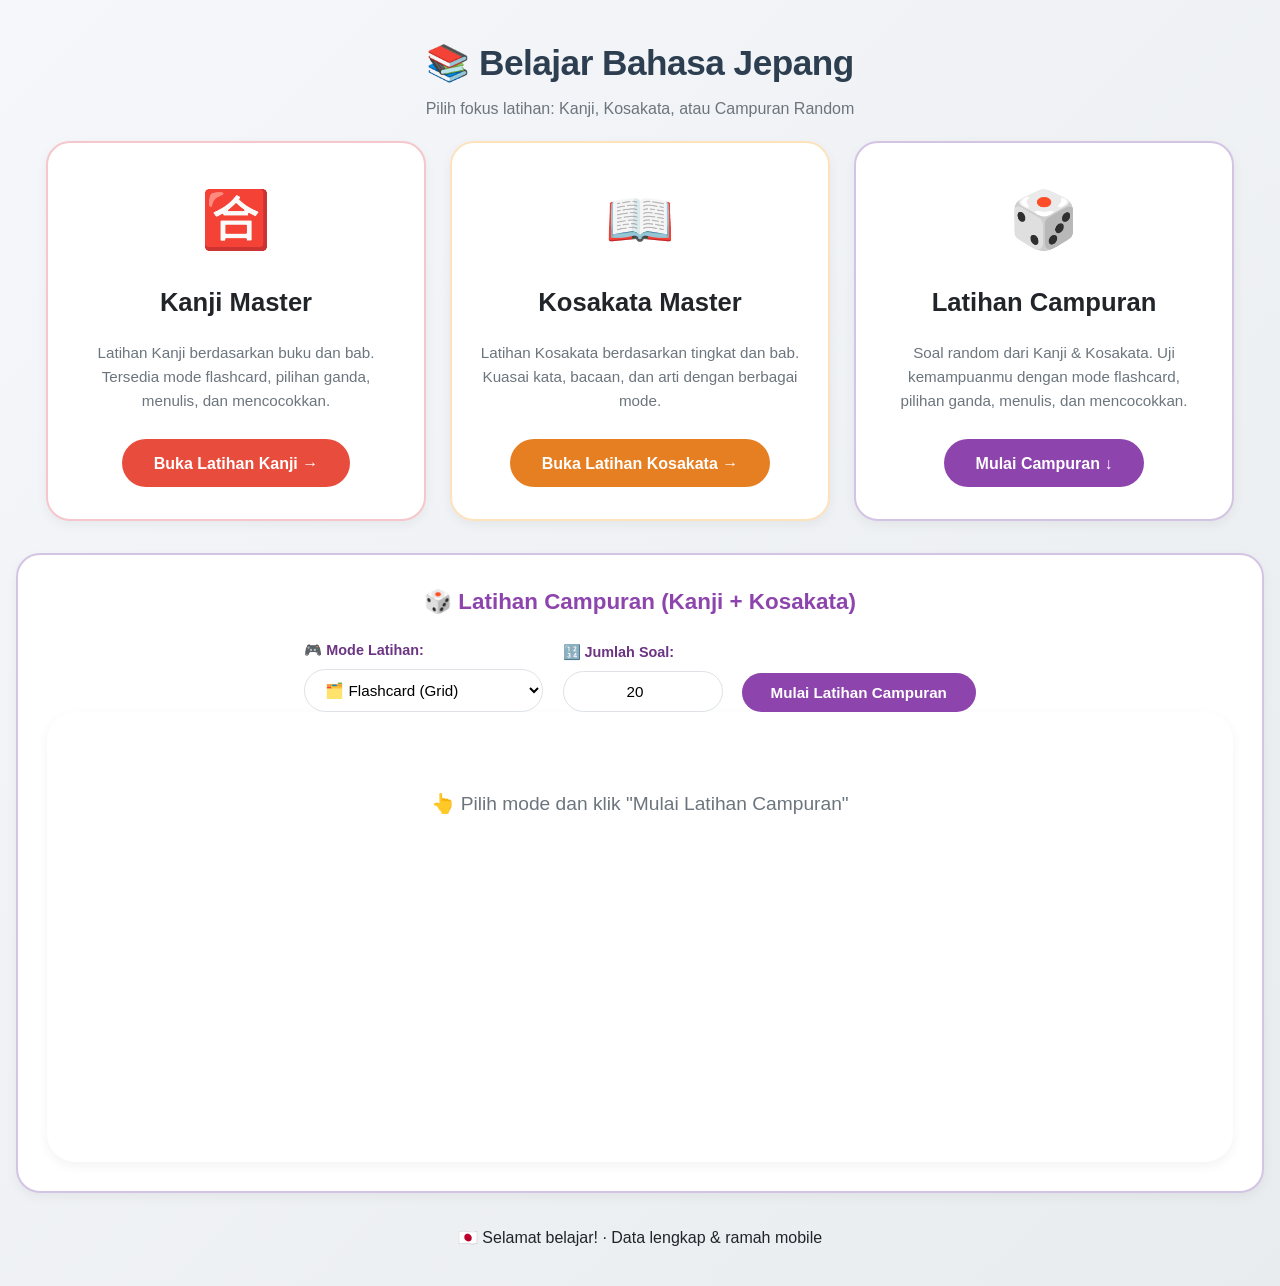
<file: index.html>
<!-- ==================== INDEX.HTML ==================== -->
<!DOCTYPE html>
<html lang="ja">
<head>
  <meta charset="UTF-8">
  <meta name="viewport" content="width=device-width, initial-scale=1.0, maximum-scale=1.0, user-scalable=yes">
  <title>Belajar Bahasa Jepang · Kanji & Kosakata</title>
  <style>
    :root {
      --primary: #2c3e50;
      --accent-kanji: #e74c3c;
      --accent-kosakata: #e67e22;
      --accent-mix: #8e44ad;
      --light-bg: #f8f9fa;
      --card-bg: #ffffff;
      --border: #dee2e6;
      --text: #212529;
      --shadow: 0 4px 12px rgba(0, 0, 0, 0.05);
    }

    * {
      box-sizing: border-box;
      margin: 0;
      padding: 0;
    }

    body {
      font-family: 'Segoe UI', 'Noto Sans JP', 'Roboto', sans-serif;
      background: linear-gradient(135deg, #f5f7fa 0%, #e9ecef 100%);
      color: var(--text);
      line-height: 1.6;
      padding: 1rem;
      max-width: 1300px;
      margin: 0 auto;
      min-height: 100vh;
    }

    header,
    footer {
      text-align: center;
      margin: 1.2rem 0;
    }
    h1 {
      color: var(--primary);
      font-weight: 700;
      font-size: 2.2rem;
      letter-spacing: -0.5px;
      margin-bottom: 0.3rem;
    }
    .subtitle {
      color: #6c757d;
      font-size: 1rem;
    }

    /* Kartu navigasi */
    .nav-cards {
      display: flex;
      flex-wrap: wrap;
      gap: 1.5rem;
      justify-content: center;
      margin-bottom: 2rem;
    }
    .nav-card {
      background: var(--card-bg);
      border-radius: 24px;
      padding: 2rem 1.8rem;
      box-shadow: var(--shadow);
      flex: 1 1 280px;
      max-width: 380px;
      text-align: center;
      text-decoration: none;
      color: var(--text);
      transition: transform 0.2s, box-shadow 0.2s;
      border: 2px solid transparent;
      display: flex;
      flex-direction: column;
      align-items: center;
      gap: 0.8rem;
    }
    .nav-card:hover {
      transform: translateY(-4px);
      box-shadow: 0 12px 24px rgba(0, 0, 0, 0.1);
    }
    .nav-card.kanji {
      border-color: #f5c6cb;
    }
    .nav-card.kanji:hover {
      border-color: var(--accent-kanji);
    }
    .nav-card.kosakata {
      border-color: #fde3bd;
    }
    .nav-card.kosakata:hover {
      border-color: var(--accent-kosakata);
    }
    .nav-card.mix {
      border-color: #d4c4e3;
    }
    .nav-card.mix:hover {
      border-color: var(--accent-mix);
    }

    .nav-icon {
      font-size: 3.5rem;
    }
    .nav-card h2 {
      font-size: 1.6rem;
      margin: 0.3rem 0;
    }
    .nav-card p {
      color: #6c757d;
      font-size: 0.95rem;
    }
    .btn-nav {
      display: inline-block;
      margin-top: 0.8rem;
      padding: 0.7rem 2rem;
      border-radius: 40px;
      font-weight: 700;
      font-size: 1rem;
      border: none;
      cursor: pointer;
      transition: 0.2s;
      text-decoration: none;
      color: white;
    }
    .btn-kanji {
      background: var(--accent-kanji);
    }
    .btn-kanji:hover {
      background: #c0392b;
    }
    .btn-kosakata {
      background: var(--accent-kosakata);
    }
    .btn-kosakata:hover {
      background: #cf711f;
    }
    .btn-mix {
      background: var(--accent-mix);
    }
    .btn-mix:hover {
      background: #7d3c98;
    }

    /* Panel kontrol mode campuran */
    .mix-panel {
      background: var(--card-bg);
      border-radius: 24px;
      padding: 1.8rem;
      box-shadow: var(--shadow);
      margin-bottom: 2rem;
      border: 2px solid #d4c4e3;
    }
    .mix-panel h3 {
      text-align: center;
      color: var(--accent-mix);
      margin-bottom: 1.2rem;
      font-size: 1.4rem;
    }
    .controls {
      display: flex;
      flex-wrap: wrap;
      gap: 1.2rem;
      align-items: flex-end;
      justify-content: center;
    }
    .select-group {
      display: flex;
      flex-direction: column;
      min-width: 160px;
    }
    .select-group label {
      font-weight: 700;
      margin-bottom: 0.4rem;
      color: #6c3483;
      font-size: 0.9rem;
    }
    select,
    button,
    input[type="number"] {
      padding: 0.7rem 1rem;
      border: 1px solid var(--border);
      border-radius: 40px;
      font-size: 0.95rem;
      background: white;
      cursor: pointer;
      transition: 0.2s;
    }
    input[type="number"] {
      text-align: center;
      width: 100%;
    }
    select:focus,
    input:focus {
      outline: 2px solid var(--accent-mix);
      outline-offset: 2px;
    }
    .btn-primary {
      background: var(--accent-mix);
      color: white;
      border: none;
      font-weight: bold;
      padding: 0.7rem 1.8rem;
    }
    .btn-primary:hover {
      background: #7d3c98;
    }

    /* Area latihan */
    .practice-area {
      background: var(--card-bg);
      border-radius: 28px;
      padding: 1.8rem;
      box-shadow: var(--shadow);
      min-height: 450px;
    }
    .placeholder {
      text-align: center;
      color: #6c757d;
      font-size: 1.2rem;
      padding: 3rem 1rem;
    }

    /* Session panel */
    .session-panel {
      display: flex;
      flex-wrap: wrap;
      align-items: center;
      justify-content: space-between;
      background: #f3eef8;
      padding: 1rem 1.5rem;
      border-radius: 50px;
      margin-bottom: 1.5rem;
      gap: 0.8rem;
    }
    .session-info {
      font-weight: 700;
      color: #6c3483;
    }
    .session-actions {
      display: flex;
      gap: 0.8rem;
      flex-wrap: wrap;
    }
    .btn-secondary {
      background: #6c757d;
      color: white;
      border: none;
      border-radius: 40px;
      padding: 0.5rem 1.2rem;
      font-weight: 600;
    }
    .btn-warning {
      background: #ffc107;
      color: #212529;
      border: none;
      border-radius: 40px;
      padding: 0.5rem 1.2rem;
      font-weight: 600;
    }
    .btn-warning:hover {
      background: #e0a800;
    }

    /* Flashcard Grid */
    .flashcard-grid-controls {
      margin-bottom: 1rem;
      display: flex;
      gap: 1rem;
      flex-wrap: wrap;
    }
    .flashcard-grid {
      display: grid;
      grid-template-columns: repeat(auto-fill, minmax(130px, 1fr));
      gap: 1rem;
    }
    .grid-card {
      aspect-ratio: 1 / 0.9;
      perspective: 1000px;
      cursor: pointer;
    }
    .grid-card-inner {
      position: relative;
      width: 100%;
      height: 100%;
      transition: transform 0.4s;
      transform-style: preserve-3d;
      border-radius: 20px;
    }
    .grid-card.flipped .grid-card-inner {
      transform: rotateY(180deg);
    }
    .grid-card-front,
    .grid-card-back {
      position: absolute;
      width: 100%;
      height: 100%;
      backface-visibility: hidden;
      border-radius: 20px;
      background: white;
      display: flex;
      flex-direction: column;
      justify-content: center;
      align-items: center;
      padding: 0.6rem;
      text-align: center;
      box-shadow: 0 4px 12px rgba(0, 0, 0, 0.08);
      border: 1px solid #e0d4f0;
      overflow-y: auto;
    }
    .grid-card-back {
      transform: rotateY(180deg);
      background: #f9f5ff;
    }
    .question-display {
      font-size: 1.6rem;
      font-weight: bold;
      word-break: break-word;
      line-height: 1.3;
    }
    .reading-display {
      font-size: 0.85rem;
      color: var(--accent-mix);
      margin: 0.3rem 0;
    }
    .meaning-display {
      font-size: 0.8rem;
      color: #3e5a3a;
      word-break: break-word;
    }
    .type-badge {
      font-size: 0.65rem;
      background: #e8d5f5;
      color: #6c3483;
      padding: 0.15rem 0.6rem;
      border-radius: 20px;
      margin-top: 0.3rem;
    }

    /* Multiple choice */
    .question-box {
      text-align: center;
      margin-bottom: 1.8rem;
    }
    .question {
      background: #f3eef8;
      padding: 1rem 1.5rem;
      border-radius: 60px;
      display: inline-block;
      font-size: 2rem;
      font-weight: bold;
      word-break: break-word;
    }
    .options-grid {
      display: grid;
      grid-template-columns: repeat(auto-fit, minmax(200px, 1fr));
      gap: 0.9rem;
    }
    .option-btn {
      background: white;
      border: 2px solid #d4c4e3;
      border-radius: 60px;
      padding: 0.9rem;
      font-size: 1rem;
      transition: 0.1s;
      word-break: break-word;
      cursor: pointer;
    }
    .option-btn.correct {
      background: #d4edda;
      border-color: #2e7d32;
    }
    .option-btn.wrong {
      background: #ffe0db;
      border-color: #c7362b;
    }

    /* Writing */
    .writing-input-area {
      display: flex;
      gap: 1rem;
      justify-content: center;
      margin: 1.5rem 0;
      flex-wrap: wrap;
    }
    #writing-input {
      font-size: 1.3rem;
      padding: 0.8rem;
      width: 280px;
      text-align: center;
      border-radius: 56px;
      border: 2px solid #d4c4e3;
    }
    .feedback {
      font-size: 1.1rem;
      text-align: center;
      margin: 0.8rem 0;
      min-height: 2.5rem;
    }

    /* Matching */
    .matching-pairs {
      display: flex;
      flex-wrap: wrap;
      gap: 1.5rem;
      justify-content: center;
    }
    .kanji-column,
    .meaning-column {
      flex: 1 1 240px;
    }
    .matching-item {
      background: #f9f5ff;
      border: 2px solid #d4c4e3;
      border-radius: 60px;
      padding: 0.9rem 0.5rem;
      margin: 0.6rem 0;
      cursor: pointer;
      text-align: center;
      font-size: 1rem;
      font-weight: 500;
      word-break: break-word;
    }
    .matching-item.selected {
      background: #e8d5f5;
      border-color: #8e44ad;
    }
    .matching-item.matched {
      opacity: 0.6;
      pointer-events: none;
      background: #d4cfc2;
      text-decoration: line-through;
    }

    .nav-controls {
      display: flex;
      justify-content: space-between;
      margin-top: 2rem;
      gap: 1rem;
      flex-wrap: wrap;
    }
    button:disabled {
      opacity: 0.5;
      cursor: default;
    }

    /* Responsif */
    @media (max-width: 600px) {
      body {
        padding: 0.5rem;
      }
      h1 {
        font-size: 1.8rem;
      }
      .nav-cards {
        flex-direction: column;
        align-items: center;
      }
      .nav-card {
        max-width: 100%;
        padding: 1.5rem;
      }
      .controls {
        flex-direction: column;
        align-items: stretch;
      }
      .select-group {
        min-width: 100%;
      }
      .flashcard-grid {
        grid-template-columns: repeat(2, 1fr);
        gap: 0.7rem;
      }
      .question-display {
        font-size: 1.3rem;
      }
      .reading-display {
        font-size: 0.7rem;
      }
      .meaning-display {
        font-size: 0.7rem;
      }
      .question {
        font-size: 1.5rem;
      }
      .options-grid {
        grid-template-columns: 1fr;
      }
      .option-btn {
        padding: 0.7rem;
        font-size: 0.9rem;
      }
      .writing-input-area {
        flex-direction: column;
        align-items: center;
      }
      .matching-item {
        font-size: 0.9rem;
      }
      .session-panel {
        flex-direction: column;
        align-items: stretch;
        text-align: center;
      }
      .btn-primary,
      .btn-secondary {
        width: 100%;
      }
    }
    @media (max-width: 380px) {
      .flashcard-grid {
        grid-template-columns: 1fr 1fr;
      }
      .question-display {
        font-size: 1rem;
      }
    }
  </style>
</head>
<body>
  <header>
    <h1>📚 Belajar Bahasa Jepang</h1>
    <p class="subtitle">Pilih fokus latihan: Kanji, Kosakata, atau Campuran Random</p>
  </header>

  <main>
    <!-- Kartu Navigasi -->
    <section class="nav-cards">
      <a href="Kanji.html" class="nav-card kanji">
        <span class="nav-icon">🈴</span>
        <h2>Kanji Master</h2>
        <p>Latihan Kanji berdasarkan buku dan bab. Tersedia mode flashcard, pilihan ganda, menulis, dan mencocokkan.</p>
        <span class="btn-nav btn-kanji">Buka Latihan Kanji →</span>
      </a>
      <a href="Kosakata.html" class="nav-card kosakata">
        <span class="nav-icon">📖</span>
        <h2>Kosakata Master</h2>
        <p>Latihan Kosakata berdasarkan tingkat dan bab. Kuasai kata, bacaan, dan arti dengan berbagai mode.</p>
        <span class="btn-nav btn-kosakata">Buka Latihan Kosakata →</span>
      </a>
      <div class="nav-card mix" id="mix-card">
        <span class="nav-icon">🎲</span>
        <h2>Latihan Campuran</h2>
        <p>Soal random dari Kanji & Kosakata. Uji kemampuanmu dengan mode flashcard, pilihan ganda, menulis, dan mencocokkan.</p>
        <span class="btn-nav btn-mix" onclick="document.getElementById('mix-panel').scrollIntoView({behavior:'smooth'})">Mulai Campuran ↓</span>
      </div>
    </section>

    <!-- Panel Latihan Campuran -->
    <section class="mix-panel" id="mix-panel">
      <h3>🎲 Latihan Campuran (Kanji + Kosakata)</h3>
      <div class="controls">
        <div class="select-group">
          <label for="mix-mode">🎮 Mode Latihan:</label>
          <select id="mix-mode">
            <option value="flashcard">🗂️ Flashcard (Grid)</option>
            <option value="multiple-meaning">❓ Pilihan Ganda (Arti)</option>
            <option value="multiple-reading">🔊 Pilihan Ganda (Bacaan)</option>
            <option value="writing-question">✍️ Tulis Kanji/Kata</option>
            <option value="writing-reading">✍️ Tulis Bacaan</option>
            <option value="matching">🃏 Mencocokkan</option>
          </select>
        </div>
        <div class="select-group">
          <label for="mix-count">🔢 Jumlah Soal:</label>
          <input type="number" id="mix-count" min="1" max="200" value="20">
        </div>
        <button id="mix-start-btn" class="btn-primary">Mulai Latihan Campuran</button>
      </div>
      <div id="mix-session-panel" class="session-panel" style="display: none;">
        <div class="session-info"><span id="mix-histori-count">Soal sudah dilatih: 0</span></div>
        <div class="session-actions">
          <button id="mix-repeat-btn" class="btn-secondary">🔄 Ulangi Sesi</button>
          <button id="mix-new-btn" class="btn-secondary">✨ Latihan Baru</button>
          <button id="mix-reset-btn" class="btn-warning">🗑️ Reset Histori</button>
        </div>
      </div>
      <div id="mix-practice-area" class="practice-area">
        <div class="placeholder">👆 Pilih mode dan klik "Mulai Latihan Campuran"</div>
      </div>
    </section>
  </main>

  <footer>
    <p>🇯🇵 Selamat belajar! · Data lengkap & ramah mobile</p>
  </footer>

  <script>
    (function() {
      // Variabel global
      let allMixedItems = [];
      let currentMixItems = [];
      let currentMixIndex = 0;
      let mixScore = 0;
      let practicedMixSet = new Set();
      let usedMatchingMixIds = [];
      let currentMixMode = '';

      // DOM
      const mixModeSelect = document.getElementById('mix-mode');
      const mixCountInput = document.getElementById('mix-count');
      const mixStartBtn = document.getElementById('mix-start-btn');
      const mixPracticeArea = document.getElementById('mix-practice-area');
      const mixSessionPanel = document.getElementById('mix-session-panel');
      const mixHistoriCountSpan = document.getElementById('mix-histori-count');
      const mixRepeatBtn = document.getElementById('mix-repeat-btn');
      const mixNewBtn = document.getElementById('mix-new-btn');
      const mixResetBtn = document.getElementById('mix-reset-btn');

      // Load data JSON (PERBAIKAN: Nama file mengikuti data yang diberikan)
      async function loadAllData() {
        try {
          const [kanjiRes, kosakataRes] = await Promise.all([
            fetch('Data_Kanji.json'),
            fetch('Data_Kosakata.json')
          ]);
          if (!kanjiRes.ok || !kosakataRes.ok) throw new Error('Gagal memuat data JSON');
          const kanjiData = await kanjiRes.json();
          const kosakataData = await kosakataRes.json();

          const mixed = [];

          // Proses data Kanji
          for (const book in kanjiData) {
            for (const lesson in kanjiData[book]) {
              for (const item of kanjiData[book][lesson]) {
                mixed.push({
                  id: 'kanji_' + book + '_' + lesson + '_' + item.kanji,
                  type: 'kanji',
                  question: item.kanji,
                  meaning: item.meaning,
                  reading: item.reading,
                  book: book,
                  lesson: lesson
                });
              }
            }
          }

          // Proses data Kosakata (dengan dukungan carry-over level)
          let currentLevel = 'Pemula';
          for (let i = 0; i < kosakataData.length; i++) {
            const entry = kosakataData[i];
            if (entry.level) currentLevel = entry.level;
            if (!entry.bab || !entry.kosakata) continue;
            for (let j = 0; j < entry.kosakata.length; j++) {
              const vocab = entry.kosakata[j];
              mixed.push({
                id: 'kosa_' + i + '_' + j,
                type: 'kosakata',
                question: vocab.kata,
                meaning: vocab.arti,
                reading: vocab.romaji,
                keterangan: vocab.keterangan || '',
                level: currentLevel,
                bab: entry.bab,
                judul: entry.judul
              });
            }
          }

          allMixedItems = mixed;
          return true;
        } catch (err) {
          console.error(err);
          mixPracticeArea.innerHTML =
            '<div class="placeholder">❌ Gagal memuat data. Pastikan file Data_Kanji.json dan Data_Kosakata.json tersedia di folder yang sama.</div>';
          return false;
        }
      }

      function shuffleArray(arr) {
        for (let i = arr.length - 1; i > 0; i--) {
          const j = Math.floor(Math.random() * (i + 1));
          [arr[i], arr[j]] = [arr[j], arr[i]];
        }
        return arr;
      }

      function updateMixHistori() {
        mixHistoriCountSpan.textContent = `Soal sudah dilatih: ${practicedMixSet.size}`;
      }

      function showMixCompletion() {
        mixPracticeArea.innerHTML =
          `<div class="placeholder">🎉 Latihan selesai! Skor: ${mixScore}/${currentMixItems.length}</div>`;
      }

      // Render sesuai mode
      function renderMixPractice() {
        switch (currentMixMode) {
          case 'flashcard':
            renderMixFlashcard();
            break;
          case 'multiple-meaning':
            renderMixMultipleChoice('meaning');
            break;
          case 'multiple-reading':
            renderMixMultipleChoice('reading');
            break;
          case 'writing-question':
            renderMixWriting('question');
            break;
          case 'writing-reading':
            renderMixWriting('reading');
            break;
          case 'matching':
            renderMixMatching();
            break;
          default:
            mixPracticeArea.innerHTML = '<div class="placeholder">Mode belum tersedia.</div>';
        }
      }

      // Flashcard Grid
      function renderMixFlashcard() {
        if (!currentMixItems.length) {
          mixPracticeArea.innerHTML = '<div class="placeholder">Tidak ada soal.</div>';
          return;
        }
        let html = `<div class="flashcard-grid-controls"><button id="mix-refresh-grid" class="btn-secondary">🔄 Acak & Tampilkan Baru</button></div><div class="flashcard-grid" id="mix-flashcard-grid">`;
        currentMixItems.forEach(item => {
          const typeLabel = item.type === 'kanji' ? 'Kanji' : 'Kosakata';
          html += `
            <div class="grid-card" data-id="${item.id}">
              <div class="grid-card-inner">
                <div class="grid-card-front">
                  <div class="question-display">${escapeHtml(item.question)}</div>
                  <span class="type-badge">${typeLabel}</span>
                </div>
                <div class="grid-card-back">
                  <div class="question-display" style="font-size:1.1rem;">${escapeHtml(item.question)}</div>
                  <div class="reading-display">🔊 ${escapeHtml(item.reading)}</div>
                  <div class="meaning-display">📖 ${escapeHtml(item.meaning)}</div>
                  ${item.keterangan ? `<div style="font-size:0.7rem;color:#8b6b3c;margin-top:0.2rem;">📌 ${escapeHtml(item.keterangan)}</div>` : ''}
                  <span class="type-badge">${typeLabel}</span>
                </div>
              </div>
            </div>
          `;
        });
        html += `</div>`;
        mixPracticeArea.innerHTML = html;

        const cards = document.querySelectorAll('#mix-flashcard-grid .grid-card');
        cards.forEach(card => {
          card.addEventListener('click', () => {
            cards.forEach(c => { if (c !== card) c.classList.remove('flipped'); });
            card.classList.toggle('flipped');
          });
        });

        document.getElementById('mix-refresh-grid').addEventListener('click', () => {
          let pool = [...allMixedItems];
          pool = shuffleArray(pool);
          let limit = parseInt(mixCountInput.value, 10) || 20;
          currentMixItems = pool.slice(0, Math.min(limit, pool.length));
          renderMixFlashcard();
        });
      }

      // Multiple Choice
      function renderMixMultipleChoice(type) {
        if (currentMixIndex >= currentMixItems.length) {
          showMixCompletion();
          return;
        }
        const item = currentMixItems[currentMixIndex];
        const correctAnswer = type === 'meaning' ? item.meaning : item.reading;
        let options = [correctAnswer];
        while (options.length < 4) {
          const rand = allMixedItems[Math.floor(Math.random() * allMixedItems.length)];
          const distractor = type === 'meaning' ? rand.meaning : rand.reading;
          if (!options.includes(distractor) && distractor !== correctAnswer) options.push(distractor);
        }
        options = shuffleArray(options);
        const questionText = type === 'meaning' ? 'Apa arti dari soal berikut?' : 'Bagaimana cara baca soal berikut?';
        const typeLabel = item.type === 'kanji' ? '(Kanji)' : '(Kosakata)';
        let html = `
          <div class="question-box">
            <div class="question">${escapeHtml(item.question)}</div>
            <p>${questionText} <span class="type-badge">${typeLabel}</span></p>
          </div>
          <div class="options-grid" id="mix-options">`;
        options.forEach(opt => html += `<button class="option-btn" data-value="${escapeHtml(opt)}">${escapeHtml(opt)}</button>`);
        html += `</div><div class="nav-controls"><button id="mix-next-btn" disabled>Lanjut ▶</button></div>`;
        mixPracticeArea.innerHTML = html;

        const btns = document.querySelectorAll('#mix-options .option-btn');
        const nextBtn = document.getElementById('mix-next-btn');
        let answered = false;
        btns.forEach(btn => {
          btn.addEventListener('click', (e) => {
            if (answered) return;
            answered = true;
            const selected = e.target.dataset.value;
            if (selected === correctAnswer) {
              e.target.classList.add('correct');
              mixScore++;
            } else {
              e.target.classList.add('wrong');
              btns.forEach(b => { if (b.dataset.value === correctAnswer) b.classList.add('correct'); });
            }
            nextBtn.disabled = false;
          });
        });
        nextBtn.addEventListener('click', () => {
          currentMixIndex++;
          renderMixMultipleChoice(type);
        });
      }

      // Writing
      function renderMixWriting(submode) {
        if (currentMixIndex >= currentMixItems.length) {
          showMixCompletion();
          return;
        }
        const item = currentMixItems[currentMixIndex];
        let promptText, correctAnswer, placeholderHint;
        if (submode === 'question') {
          promptText = `Tulis <strong>${item.type === 'kanji' ? 'Kanji' : 'Kosakata'}</strong> untuk arti: <strong>${escapeHtml(item.meaning)}</strong><br><span style="font-size:0.9rem;">(Bacaan: ${escapeHtml(item.reading)})</span>`;
          correctAnswer = item.question;
          placeholderHint = item.type === 'kanji' ? 'Tulis kanji...' : 'Tulis kosakata...';
        } else {
          promptText = `Tulis bacaan untuk: <span style="font-size:2rem;">${escapeHtml(item.question)}</span> <span class="type-badge">${item.type === 'kanji' ? 'Kanji' : 'Kosakata'}</span>`;
          correctAnswer = item.reading;
          placeholderHint = 'Tulis bacaan...';
        }
        mixPracticeArea.innerHTML = `
          <div class="question-box"><p>${promptText}</p></div>
          <div class="writing-input-area">
            <input type="text" id="mix-writing-input" placeholder="${placeholderHint}" autocomplete="off" autofocus>
            <button id="mix-submit-writing" class="btn-primary">Periksa</button>
          </div>
          <div id="mix-writing-feedback" class="feedback"></div>
          <div class="nav-controls"><button id="mix-next-btn" disabled>Lanjut ▶</button></div>
        `;
        const input = document.getElementById('mix-writing-input');
        const submitBtn = document.getElementById('mix-submit-writing');
        const feedback = document.getElementById('mix-writing-feedback');
        const nextBtn = document.getElementById('mix-next-btn');
        let answered = false;
        function check() {
          if (answered) return;
          let userAns = input.value.trim().toLowerCase();
          let normalized = correctAnswer.trim().toLowerCase();
          if (userAns === normalized) {
            feedback.innerHTML = '✅ Benar!';
            feedback.style.color = '#2e7d32';
            mixScore++;
            answered = true;
            nextBtn.disabled = false;
            submitBtn.disabled = true;
            input.disabled = true;
          } else {
            feedback.innerHTML = `❌ Salah. Jawaban benar: ${escapeHtml(correctAnswer)}`;
            feedback.style.color = '#c0392b';
            input.value = '';
            input.focus();
          }
        }
        submitBtn.addEventListener('click', check);
        input.addEventListener('keypress', (e) => { if (e.key === 'Enter') check(); });
        nextBtn.addEventListener('click', () => {
          currentMixIndex++;
          renderMixWriting(submode);
        });
      }

      // Matching
      function renderMixMatching() {
        let available = currentMixItems.filter(item => !usedMatchingMixIds.includes(item.id));
        if (available.length === 0) {
          mixPracticeArea.innerHTML = `<div class="placeholder">🎉 Semua pasangan berhasil dicocokkan!<br><button id="mix-reset-matching" class="btn-primary">Reset & Mulai Baru</button></div>`;
          document.getElementById('mix-reset-matching')?.addEventListener('click', () => {
            usedMatchingMixIds = [];
            renderMixMatching();
          });
          return;
        }
        const maxPairs = Math.min(8, available.length);
        const selected = shuffleArray([...available]).slice(0, maxPairs);
        selected.forEach(s => usedMatchingMixIds.push(s.id));
        const shuffledQuestions = shuffleArray([...selected]);
        const shuffledMeanings = shuffleArray([...selected]);
        let html = `<div class="matching-pairs">
          <div class="kanji-column"><h3>📗 Soal</h3><div id="mix-question-list"></div></div>
          <div class="meaning-column"><h3>📘 Arti</h3><div id="mix-meaning-list"></div></div>
        </div>
        <div class="nav-controls">
          <button id="mix-shuffle-match">🔄 Acak Ulang</button>
          <button id="mix-reset-match-hist">🗑️ Reset Pasangan</button>
          <span id="mix-match-score">Pasangan: 0/${selected.length}</span>
        </div>`;
        mixPracticeArea.innerHTML = html;
        const qDiv = document.getElementById('mix-question-list');
        const mDiv = document.getElementById('mix-meaning-list');
        shuffledQuestions.forEach(item => {
          qDiv.innerHTML +=
            `<div class="matching-item" data-type="question" data-id="${item.id}" data-pair="${escapeHtml(item.meaning)}">${escapeHtml(item.question)} <span class="type-badge">${item.type}</span></div>`;
        });
        shuffledMeanings.forEach(item => {
          mDiv.innerHTML +=
            `<div class="matching-item" data-type="meaning" data-id="${item.id}" data-pair="${escapeHtml(item.question)}">${escapeHtml(item.meaning)}</div>`;
        });
        let selectedQ = null;
        let matchedCount = 0;
        const total = selected.length;
        const scoreSpan = document.getElementById('mix-match-score');
        function updateScore() {
          scoreSpan.textContent = `Pasangan: ${matchedCount}/${total}`;
          if (matchedCount === total) setTimeout(() => alert('🎉 Mantap! Semua cocok!'), 100);
        }
        document.querySelectorAll('.matching-item').forEach(el => {
          el.addEventListener('click', (e) => {
            const el2 = e.currentTarget;
            if (el2.classList.contains('matched')) return;
            if (el2.dataset.type === 'question') {
              document.querySelectorAll('[data-type="question"]').forEach(q => q.classList.remove(
                'selected'));
              el2.classList.add('selected');
              selectedQ = el2;
            } else {
              if (!selectedQ) { alert('Pilih soal dulu!'); return; }
              if (selectedQ.dataset.pair === el2.dataset.id) {
                selectedQ.classList.add('matched');
                el2.classList.add('matched');
                selectedQ.classList.remove('selected');
                matchedCount++;
                updateScore();
                selectedQ = null;
              } else {
                alert('Pasangan tidak cocok!');
                selectedQ.classList.remove('selected');
                selectedQ = null;
              }
            }
          });
        });
        document.getElementById('mix-shuffle-match').addEventListener('click', () => renderMixMatching());
        document.getElementById('mix-reset-match-hist').addEventListener('click', () => {
          usedMatchingMixIds = [];
          renderMixMatching();
        });
        updateScore();
      }

      // Mulai latihan campuran
      function startMixPractice(useHistory = true) {
        if (!allMixedItems.length) {
          mixPracticeArea.innerHTML = '<div class="placeholder">❌ Data belum dimuat.</div>';
          return;
        }
        let pool = allMixedItems;
        if (useHistory) {
          pool = allMixedItems.filter(item => !practicedMixSet.has(item.id));
          if (pool.length === 0) {
            mixPracticeArea.innerHTML =
              '<div class="placeholder">🎉 Semua soal sudah dilatih! Reset histori untuk mengulang.</div>';
            mixSessionPanel.style.display = 'flex';
            updateMixHistori();
            return;
          }
        }
        pool = shuffleArray([...pool]);
        let limit = parseInt(mixCountInput.value, 10);
        if (isNaN(limit) || limit < 1) limit = 20;
        currentMixItems = pool.slice(0, Math.min(limit, pool.length));
        if (useHistory) {
          currentMixItems.forEach(item => practicedMixSet.add(item.id));
        }
        currentMixMode = mixModeSelect.value;
        currentMixIndex = 0;
        mixScore = 0;
        usedMatchingMixIds = [];
        mixSessionPanel.style.display = 'flex';
        updateMixHistori();
        if (!currentMixItems.length) {
          mixPracticeArea.innerHTML = '<div class="placeholder">Tidak ada soal dengan kriteria tersebut.</div>';
          return;
        }
        renderMixPractice();
      }

      function escapeHtml(str) {
        if (!str) return '';
        return str.replace(/[&<>]/g, function(m) {
          if (m === '&') return '&amp;';
          if (m === '<') return '&lt;';
          if (m === '>') return '&gt;';
          return m;
        });
      }

      // Event listeners
      mixStartBtn.addEventListener('click', () => startMixPractice(true));
      mixRepeatBtn.addEventListener('click', () => {
        if (currentMixItems.length) {
          currentMixIndex = 0;
          mixScore = 0;
          renderMixPractice();
        } else alert('Belum ada sesi aktif.');
      });
      mixNewBtn.addEventListener('click', () => startMixPractice(true));
      mixResetBtn.addEventListener('click', () => {
        practicedMixSet.clear();
        updateMixHistori();
        alert('Histori direset! Semua soal tersedia kembali.');
      });

      // Inisialisasi
      window.addEventListener('DOMContentLoaded', async () => {
        const success = await loadAllData();
        if (success) {
          updateMixHistori();
        }
      });
    })();
  </script>
</body>
</html>
</file>
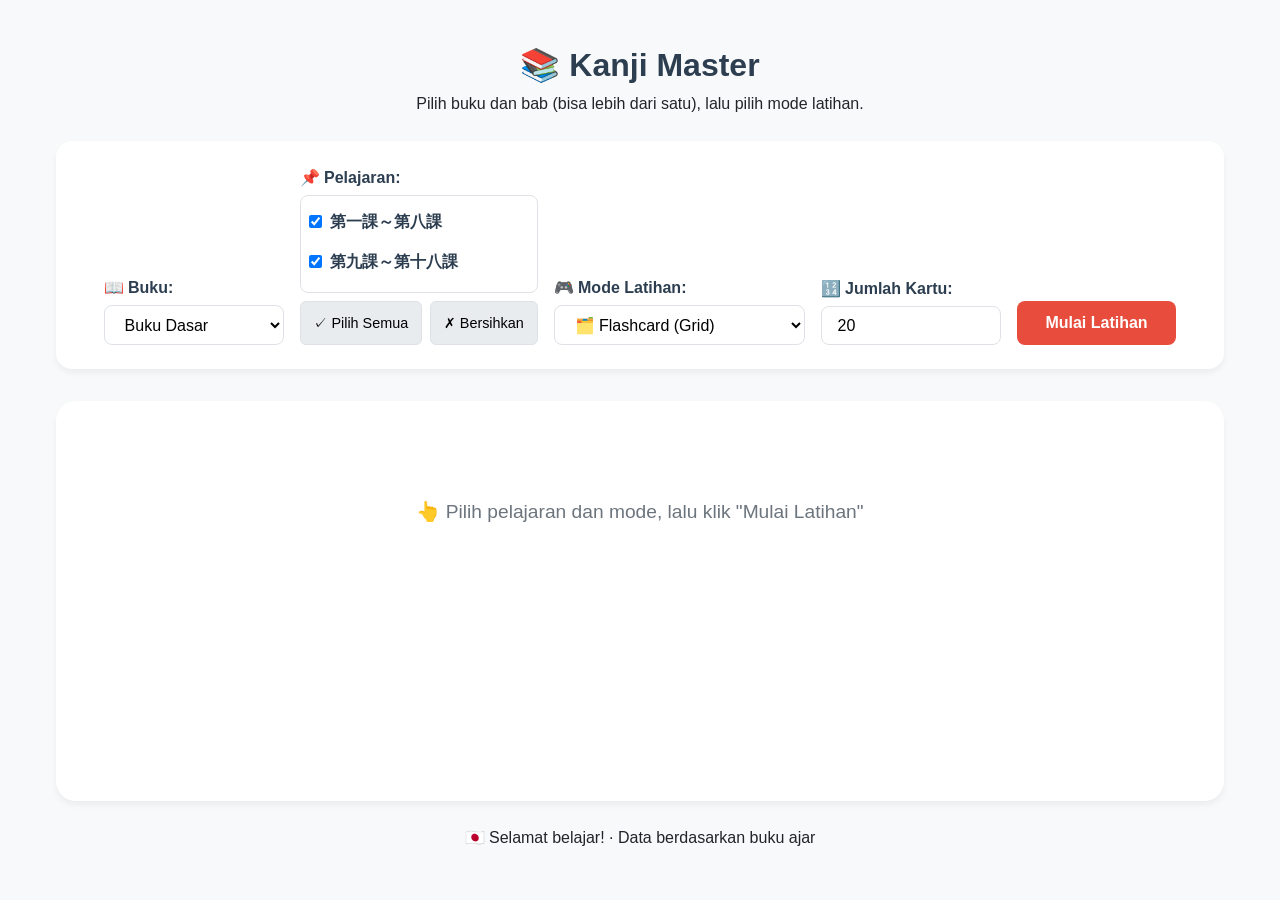
<file: Kanji.html>
<!-- ==================== KANJI.HTML ==================== -->
<!DOCTYPE html>
<html lang="ja">
<head>
  <meta charset="UTF-8">
  <meta name="viewport" content="width=device-width, initial-scale=1.0, maximum-scale=1.0, user-scalable=yes">
  <title>Kanji Master · Latihan Interaktif</title>
  <!-- ==================== CSS (dari style.css) ==================== -->
  <style>
    :root {
      --primary: #2c3e50;
      --accent: #e74c3c;
      --light-bg: #f8f9fa;
      --card-bg: #ffffff;
      --border: #dee2e6;
      --text: #212529;
      --shadow: 0 4px 6px rgba(0,0,0,0.05);
    }

    * { box-sizing: border-box; margin: 0; padding: 0; }

    body {
      font-family: 'Segoe UI', 'Noto Sans JP', sans-serif;
      background: var(--light-bg);
      color: var(--text);
      line-height: 1.6;
      padding: 1rem;
      max-width: 1200px;
      margin: 0 auto;
    }

    header, footer { text-align: center; margin: 1.5rem 0; }
    h1 { color: var(--primary); font-weight: 600; }

    .controls {
      background: var(--card-bg);
      padding: 1.5rem;
      border-radius: 16px;
      box-shadow: var(--shadow);
      display: flex;
      flex-wrap: wrap;
      gap: 1rem;
      align-items: flex-end;
      justify-content: center;
      margin-bottom: 2rem;
    }

    .select-group { display: flex; flex-direction: column; min-width: 180px; }
    .select-group label { font-weight: 600; margin-bottom: 0.3rem; color: var(--primary); }

    select, button, input[type="number"] {
      padding: 0.6rem 1rem;
      border: 1px solid var(--border);
      border-radius: 8px;
      font-size: 1rem;
      background: white;
      cursor: pointer;
      transition: all 0.2s;
    }

    input[type="number"] { width: 100%; }
    input[type="number"]:focus { outline: 2px solid var(--accent); outline-offset: 2px; }

    .btn-primary {
      background: var(--accent);
      color: white;
      border: none;
      font-weight: bold;
      padding: 0.7rem 1.8rem;
    }
    .btn-primary:hover { background: #c0392b; }

    .practice-area {
      background: var(--card-bg);
      border-radius: 20px;
      padding: 2rem;
      box-shadow: var(--shadow);
      min-height: 400px;
    }

    .placeholder { text-align: center; color: #6c757d; font-size: 1.2rem; padding: 4rem 0; }
    button, .matching-item, .option-btn, .grid-card { min-height: 44px; }
    .matching-item, .option-btn { display: flex; align-items: center; justify-content: center; }

    .kanji-large { font-size: clamp(3.5rem, 15vw, 7rem); }
    .kanji-display { font-size: clamp(1.8rem, 8vw, 2.5rem); }
    .question { font-size: clamp(2rem, 10vw, 3rem); }

    @media (hover: none) {
      .option-btn:hover { background: white; }
      .btn-primary:hover { transform: none; box-shadow: none; }
    }

    /* Flashcard */
    .flashcard-container { display: flex; flex-direction: column; align-items: center; gap: 1.5rem; }
    .flashcard {
      width: 100%; max-width: 500px; height: 280px; perspective: 1000px; cursor: pointer;
    }
    .flashcard-inner {
      position: relative; width: 100%; height: 100%; text-align: center;
      transition: transform 0.6s; transform-style: preserve-3d;
    }
    .flashcard.flipped .flashcard-inner { transform: rotateY(180deg); }
    .flashcard-front, .flashcard-back {
      position: absolute; width: 100%; height: 100%; backface-visibility: hidden;
      border-radius: 20px; box-shadow: 0 8px 20px rgba(0,0,0,0.1);
      display: flex; flex-direction: column; justify-content: center; align-items: center;
      padding: 1.5rem; background: white; border: 1px solid var(--border);
    }
    .flashcard-back { transform: rotateY(180deg); background: #f1f9ff; }
    .meaning, .reading { font-size: 2rem; margin: 0.5rem 0; }
    .reading { color: var(--accent); }

    /* Grid Flashcard */
    .flashcard-stats { display: flex; justify-content: space-around; margin-bottom: 1.5rem; background: #f1f3f5; padding: 1rem; border-radius: 12px; }
    .stat-box { text-align: center; }
    .stat-label { display: block; font-size: 0.9rem; color: #6c757d; }
    .stat-number { display: block; font-size: 1.8rem; font-weight: bold; color: var(--primary); }
    .flashcard-grid-controls { display: flex; gap: 1rem; margin-bottom: 1.5rem; }
    .btn-secondary, .btn-warning { padding: 0.6rem 1.2rem; border: none; border-radius: 8px; cursor: pointer; font-weight: 600; }
    .btn-secondary { background: #6c757d; color: white; }
    .btn-warning { background: #ffc107; color: #212529; }
    .btn-warning:hover { background: #e0a800; }
    .flashcard-grid {
      display: grid;
      grid-template-columns: repeat(auto-fill, minmax(120px, 1fr));
      gap: 1rem;
    }
    .grid-card { aspect-ratio: 1/1; perspective: 1000px; cursor: pointer; }
    .grid-card-inner {
      position: relative; width: 100%; height: 100%; text-align: center;
      transition: transform 0.4s; transform-style: preserve-3d;
    }
    .grid-card.flipped .grid-card-inner { transform: rotateY(180deg); }
    .grid-card-front, .grid-card-back {
      position: absolute; width: 100%; height: 100%; backface-visibility: hidden;
      border-radius: 12px; box-shadow: 0 4px 8px rgba(0,0,0,0.1);
      display: flex; flex-direction: column; justify-content: center; align-items: center;
      padding: 0.5rem; background: white; border: 1px solid var(--border);
    }
    .grid-card-back { transform: rotateY(180deg); background: #e3f2fd; }
    .kanji-display { font-weight: 500; margin-bottom: 0.3rem; }
    .grid-card.multi-char .kanji-display { font-size: 1.8rem; }
    .grid-card.many-char .kanji-display { font-size: 1.4rem; }
    .reading-display { font-size: 1rem; color: var(--accent); margin: 0.3rem 0; }
    .meaning-display { font-size: 0.9rem; color: #495057; word-break: break-word; }

    /* Multiple Choice & Writing */
    .question-box { text-align: center; margin-bottom: 2rem; }
    .question { background: #f1f3f5; padding: 1.5rem; border-radius: 16px; display: inline-block; margin-bottom: 1.5rem; }
    .options-grid { display: grid; grid-template-columns: repeat(auto-fit, minmax(200px, 1fr)); gap: 1rem; }
    .option-btn {
      background: white; border: 2px solid var(--border); border-radius: 12px;
      padding: 1rem; font-size: 1.2rem; transition: all 0.1s;
    }
    .option-btn.correct { background: #d4edda; border-color: #28a745; }
    .option-btn.wrong { background: #f8d7da; border-color: #dc3545; }
    .writing-input-area { display: flex; gap: 1rem; justify-content: center; flex-wrap: wrap; margin: 1.5rem 0; }
    #writing-input {
      font-size: 1.5rem; padding: 0.8rem; width: 250px; text-align: center;
      border: 2px solid var(--border); border-radius: 12px;
    }
    .feedback { font-size: 1.2rem; min-height: 2.5rem; text-align: center; margin: 1rem 0; }

    /* Matching Game */
    .matching-pairs { display: flex; flex-wrap: wrap; gap: 1.5rem; justify-content: center; }
    .kanji-column, .meaning-column { flex: 1 1 200px; }
    .matching-item {
      background: white; border: 2px solid var(--border); border-radius: 12px;
      padding: 0.8rem; margin: 0.5rem 0; cursor: pointer; text-align: center;
      transition: 0.1s; font-size: 1.4rem;
    }
    .matching-item.selected { background: #cfe2ff; border-color: #0d6efd; }
    .matching-item.matched { opacity: 0.6; pointer-events: none; background: #e2e3e5; }

    .nav-controls { display: flex; justify-content: space-between; margin-top: 2rem; }
    button:disabled { opacity: 0.5; cursor: default; }

    /* Checkbox List */
    .checkbox-list {
      display: flex; flex-direction: column; max-height: 200px; overflow-y: auto;
      border: 1px solid var(--border); border-radius: 8px; padding: 0.5rem; background: white;
    }
    .checkbox-label { display: flex; align-items: center; gap: 0.5rem; padding: 0.3rem 0; cursor: pointer; }
    .checkbox-actions { display: flex; gap: 0.5rem; margin-top: 0.5rem; }
    .btn-small { padding: 0.3rem 0.8rem; font-size: 0.9rem; background: #e9ecef; border: 1px solid var(--border); border-radius: 6px; cursor: pointer; }
    .info-note { padding: 0.5rem; color: #6c757d; font-style: italic; }

    /* Session Panel */
    .session-panel {
      display: flex; flex-wrap: wrap; align-items: center; justify-content: space-between;
      background: var(--card-bg); padding: 1rem 1.5rem; border-radius: 12px;
      box-shadow: var(--shadow); margin: 1rem 0;
    }
    .session-info { font-weight: 600; color: var(--primary); }
    .session-actions { display: flex; gap: 0.8rem; flex-wrap: wrap; }

    /* Mobile */
    @media (max-width: 480px) {
      body { padding: 0.5rem; }
      h1 { font-size: 1.8rem; }
      .controls { padding: 1rem; gap: 0.8rem; }
      .select-group { min-width: 100%; }
      select, button, .btn-primary { width: 100%; padding: 0.8rem 1rem; font-size: 1rem; }
      .btn-primary { margin-top: 0.5rem; }
      .practice-area { padding: 1rem; }
      .flashcard { max-width: 100%; height: 220px; }
      .kanji-large { font-size: 4.5rem; }
      .meaning, .reading { font-size: 1.5rem; }
      .flashcard-grid { grid-template-columns: repeat(2, 1fr); gap: 0.8rem; }
      .kanji-display { font-size: 2rem; }
      .grid-card.multi-char .kanji-display { font-size: 1.5rem; }
      .grid-card.many-char .kanji-display { font-size: 1.2rem; }
      .reading-display { font-size: 0.85rem; }
      .meaning-display { font-size: 0.8rem; }
      .flashcard-stats { flex-direction: column; gap: 0.5rem; }
      .stat-number { font-size: 1.5rem; }
      .options-grid { grid-template-columns: 1fr; }
      .option-btn { padding: 1rem; font-size: 1.1rem; }
      .matching-pairs { flex-direction: column; gap: 1rem; }
      .matching-item { font-size: 1.2rem; padding: 1rem; margin: 0.4rem 0; }
      .writing-input-area { flex-direction: column; }
      #writing-input { width: 100%; font-size: 1.8rem; }
      .nav-controls { flex-direction: column; gap: 0.8rem; }
      .nav-controls button { width: 100%; }
      .flashcard-grid-controls { flex-direction: column; }
      .checkbox-list { max-height: 150px; }
      .session-panel { flex-direction: column; align-items: stretch; gap: 0.8rem; }
      .session-actions { justify-content: center; }
    }
  </style>
</head>
<body>
  <header>
    <h1>📚 Kanji Master</h1>
    <p>Pilih buku dan bab (bisa lebih dari satu), lalu pilih mode latihan.</p>
  </header>

  <main>
    <!-- Panel Kontrol -->
    <section class="controls">
      <div class="select-group">
        <label for="book-select">📖 Buku:</label>
        <select id="book-select"></select>
      </div>

      <div class="select-group" id="lesson-checkbox-group">
        <label>📌 Pelajaran:</label>
        <div id="lesson-checkboxes" class="checkbox-list"></div>
        <div class="checkbox-actions">
          <button type="button" id="select-all-lessons" class="btn-small">✓ Pilih Semua</button>
          <button type="button" id="deselect-all-lessons" class="btn-small">✗ Bersihkan</button>
        </div>
      </div>

      <div class="select-group">
        <label for="mode-select">🎮 Mode Latihan:</label>
        <select id="mode-select">
          <option value="flashcard">🗂️ Flashcard (Grid)</option>
          <option value="multiple-meaning">❓ Pilihan Ganda (Arti)</option>
          <option value="multiple-reading">🔊 Pilihan Ganda (Bacaan)</option>
          <option value="writing-kanji">✍️ Tulis Kanji</option>
          <option value="writing-reading">✍️ Tulis Bacaan (Hiragana)</option>
          <option value="matching">🃏 Mencocokkan</option>
        </select>
      </div>

      <div class="select-group">
        <label for="card-count">🔢 Jumlah Kartu:</label>
        <input type="number" id="card-count" min="1" max="200" value="20">
      </div>

      <button id="start-btn" class="btn-primary">Mulai Latihan</button>
    </section>

    <!-- Panel Histori & Kontrol Sesi -->
    <section id="session-panel" class="session-panel" style="display: none;">
      <div class="session-info">
        <span id="histori-count">Kanji sudah dilatih: 0</span>
      </div>
      <div class="session-actions">
        <button id="repeat-session-btn" class="btn-secondary">🔄 Ulangi Sesi</button>
        <button id="new-session-btn" class="btn-secondary">✨ Latihan Baru</button>
        <button id="reset-history-btn" class="btn-warning">🗑️ Reset Histori</button>
      </div>
    </section>

    <!-- Area Latihan Dinamis -->
    <section id="practice-area" class="practice-area">
      <div class="placeholder">👆 Pilih pelajaran dan mode, lalu klik "Mulai Latihan"</div>
    </section>
  </main>

  <footer>
    <p>🇯🇵 Selamat belajar! · Data berdasarkan buku ajar</p>
  </footer>

  <!-- ==================== JAVASCRIPT (diperbaiki dengan Data_Kanji.json) ==================== -->
  <script>
    (function() {
      // Variabel global seperti sebelumnya
      let currentBook = '';
      let currentSelectedLessons = [];
      let currentMode = '';
      let currentItems = [];
      let currentIndex = 0;
      let score = 0;
      let practicedKanjiSet = new Set();
      let usedMatchingItems = [];

      // Referensi DOM
      let bookSelect, lessonCheckboxesDiv, modeSelect, startBtn, practiceArea;
      let cardCountInput, sessionPanel, historiCountSpan;
      let repeatSessionBtn, newSessionBtn, resetHistoryBtn;
      let selectAllBtn, deselectAllBtn;

      // Data kanji akan di-load dari JSON (diperbaiki)
      let kanjiData = null;

      // ---------- LOAD DATA JSON (menggunakan Data_Kanji.json) ----------
      async function loadKanjiData() {
        try {
          // PERBAIKAN: menggunakan nama file yang sesuai dengan data yang diberikan
          const response = await fetch('Data_Kanji.json');
          if (!response.ok) throw new Error(`HTTP ${response.status}`);
          kanjiData = await response.json();
          return true;
        } catch (err) {
          alert('Gagal memuat Data_Kanji.json. Pastikan file berada di folder yang sama dan diakses melalui server lokal (bukan file://).\nDetail: ' + err.message);
          console.error(err);
          return false;
        }
      }

      // ---------- INISIALISASI UI ----------
      function initBookSelect() {
        bookSelect.innerHTML = '';
        const books = Object.keys(kanjiData);
        if (books.length === 0) {
          bookSelect.innerHTML = '<option value="">-- Tidak ada buku --</option>';
          return;
        }
        books.forEach(book => {
          const option = document.createElement('option');
          option.value = book;
          option.textContent = book;
          bookSelect.appendChild(option);
        });
        const allOption = document.createElement('option');
        allOption.value = 'all';
        allOption.textContent = '📚 Semua Buku';
        bookSelect.appendChild(allOption);
        bookSelect.value = books[0];
        renderLessonCheckboxes(books[0]);
      }

      function renderLessonCheckboxes(book) {
        lessonCheckboxesDiv.innerHTML = '';
        if (!kanjiData || book === 'all') {
          lessonCheckboxesDiv.innerHTML = '<div class="info-note">Semua bab dari semua buku akan digunakan.</div>';
          return;
        }
        const lessons = Object.keys(kanjiData[book]);
        if (lessons.length === 0) {
          lessonCheckboxesDiv.innerHTML = '<div class="info-note">Tidak ada bab tersedia.</div>';
          return;
        }
        lessons.forEach(lesson => {
          const label = document.createElement('label');
          label.className = 'checkbox-label';
          const cb = document.createElement('input');
          cb.type = 'checkbox';
          cb.value = lesson;
          cb.checked = true;
          label.appendChild(cb);
          label.appendChild(document.createTextNode(lesson));
          lessonCheckboxesDiv.appendChild(label);
        });
      }

      function getSelectedItems() {
        if (!kanjiData) return [];
        const book = bookSelect.value;
        if (book === 'all') {
          let items = [];
          for (let b in kanjiData) {
            for (let l in kanjiData[b]) {
              items = items.concat(kanjiData[b][l]);
            }
          }
          return items;
        } else {
          const checkboxes = lessonCheckboxesDiv.querySelectorAll('input[type="checkbox"]:checked');
          const selectedLessons = Array.from(checkboxes).map(cb => cb.value);
          if (selectedLessons.length === 0) {
            alert('Pilih setidaknya satu bab.');
            return [];
          }
          let items = [];
          selectedLessons.forEach(lesson => {
            if (kanjiData[book] && kanjiData[book][lesson]) {
              items = items.concat(kanjiData[book][lesson]);
            }
          });
          return items;
        }
      }

      function shuffleArray(arr) {
        for (let i = arr.length - 1; i > 0; i--) {
          const j = Math.floor(Math.random() * (i + 1));
          [arr[i], arr[j]] = [arr[j], arr[i]];
        }
        return arr;
      }

      function updateHistoriCount() {
        historiCountSpan.textContent = `Kanji sudah dilatih: ${practicedKanjiSet.size}`;
      }

      function showCompletionScreen() {
        practiceArea.innerHTML = `<div class="placeholder">🎉 Latihan selesai! Skor: ${score}/${currentItems.length}</div>`;
      }

      // ---------- RENDER PRACTICE (dispatch mode) ----------
      function renderPractice() {
        switch (currentMode) {
          case 'flashcard': renderFlashcard(); break;
          case 'multiple-meaning': renderMultipleChoice('meaning'); break;
          case 'multiple-reading': renderMultipleChoice('reading'); break;
          case 'writing-kanji': renderWriting('kanji'); break;
          case 'writing-reading': renderWriting('reading'); break;
          case 'matching': renderMatching(); break;
          default: practiceArea.innerHTML = '<div class="placeholder">Mode belum tersedia.</div>';
        }
      }

      // ---------- FLASHCARD GRID ----------
      function renderFlashcard() {
        let itemsToShow = currentItems;
        if (itemsToShow.length === 0) {
          practiceArea.innerHTML = '<div class="placeholder">Tidak ada kanji.</div>';
          return;
        }
        let html = `
          <div class="flashcard-grid-controls">
            <button id="refresh-grid-btn" class="btn-secondary">🔄 Acak & Tampilkan Baru</button>
          </div>
          <div class="flashcard-grid" id="flashcard-grid">
        `;
        itemsToShow.forEach(item => {
          const charClass = item.kanji.length >= 4 ? 'many-char' : (item.kanji.length === 3 ? 'multi-char' : '');
          html += `
            <div class="grid-card ${charClass}" data-kanji="${item.kanji}">
              <div class="grid-card-inner">
                <div class="grid-card-front">
                  <div class="kanji-display">${item.kanji}</div>
                </div>
                <div class="grid-card-back">
                  <div class="kanji-display">${item.kanji}</div>
                  <div class="reading-display">${item.reading}</div>
                  <div class="meaning-display">${item.meaning}</div>
                </div>
              </div>
            </div>
          `;
        });
        html += `</div>`;
        practiceArea.innerHTML = html;

        const cards = document.querySelectorAll('.grid-card');
        cards.forEach(card => {
          card.addEventListener('click', function() {
            cards.forEach(c => { if (c !== this) c.classList.remove('flipped'); });
            this.classList.toggle('flipped');
          });
        });

        document.getElementById('refresh-grid-btn').addEventListener('click', () => {
          let pool = getSelectedItems();
          pool = shuffleArray(pool);
          let desiredCount = parseInt(cardCountInput.value, 10);
          if (isNaN(desiredCount) || desiredCount < 1) desiredCount = 20;
          currentItems = pool.slice(0, Math.min(desiredCount, pool.length));
          renderFlashcard();
        });
      }

      // ---------- MULTIPLE CHOICE ----------
      function renderMultipleChoice(type) {
        if (currentIndex >= currentItems.length) {
          showCompletionScreen();
          return;
        }
        const item = currentItems[currentIndex];
        const correctAnswer = type === 'meaning' ? item.meaning : item.reading;
        let options = [correctAnswer];
        while (options.length < 4) {
          const randomItem = currentItems[Math.floor(Math.random() * currentItems.length)];
          const distractor = type === 'meaning' ? randomItem.meaning : randomItem.reading;
          if (!options.includes(distractor) && distractor !== correctAnswer) {
            options.push(distractor);
          }
        }
        options = shuffleArray(options);

        const questionText = type === 'meaning' ? 'Apa arti dari kanji berikut?' : 'Bagaimana cara baca kanji berikut?';
        let html = `
          <div class="question-box">
            <div class="question">${item.kanji}</div>
            <p>${questionText}</p>
          </div>
          <div class="options-grid" id="options-container">
        `;
        options.forEach(opt => html += `<button class="option-btn" data-value="${opt}">${opt}</button>`);
        html += `</div><div class="nav-controls"><button id="next-question-btn" disabled>Lanjut ▶</button></div>`;
        practiceArea.innerHTML = html;

        const optionBtns = document.querySelectorAll('.option-btn');
        const nextBtn = document.getElementById('next-question-btn');
        let answered = false;

        optionBtns.forEach(btn => {
          btn.addEventListener('click', (e) => {
            if (answered) return;
            answered = true;
            const selected = e.target.dataset.value;
            if (selected === correctAnswer) {
              e.target.classList.add('correct');
              score++;
            } else {
              e.target.classList.add('wrong');
              optionBtns.forEach(b => { if (b.dataset.value === correctAnswer) b.classList.add('correct'); });
            }
            nextBtn.disabled = false;
          });
        });

        nextBtn.addEventListener('click', () => {
          currentIndex++;
          renderMultipleChoice(type);
        });
      }

      // ---------- WRITING ----------
      function renderWriting(submode) {
        if (currentIndex >= currentItems.length) {
          showCompletionScreen();
          return;
        }
        const item = currentItems[currentIndex];
        const promptText = submode === 'kanji'
          ? `Tulis kanji untuk: <strong>${item.meaning}</strong> (${item.reading})`
          : `Tulis cara baca (hiragana) untuk: <span style="font-size:3rem;">${item.kanji}</span>`;

        practiceArea.innerHTML = `
          <div class="question-box"><p>${promptText}</p></div>
          <div class="writing-input-area">
            <input type="text" id="writing-input" placeholder="${submode === 'kanji' ? 'Tulis kanji...' : 'Tulis hiragana...'}" autocomplete="off" autofocus>
            <button id="submit-writing-btn" class="btn-primary">Periksa</button>
          </div>
          <div id="writing-feedback" class="feedback"></div>
          <div class="nav-controls">
            <button id="next-question-btn" disabled>Lanjut ▶</button>
          </div>
        `;

        const input = document.getElementById('writing-input');
        const submitBtn = document.getElementById('submit-writing-btn');
        const feedbackDiv = document.getElementById('writing-feedback');
        const nextBtn = document.getElementById('next-question-btn');
        let answered = false;

        function checkAnswer() {
          if (answered) return;
          const userAnswer = input.value.trim();
          const correct = submode === 'kanji' ? item.kanji : item.reading;
          if (userAnswer === correct) {
            feedbackDiv.innerHTML = '✅ Benar!';
            feedbackDiv.style.color = '#28a745';
            score++;
            answered = true;
            nextBtn.disabled = false;
            submitBtn.disabled = true;
            input.disabled = true;
          } else {
            feedbackDiv.innerHTML = '❌ Salah. Coba lagi.';
            feedbackDiv.style.color = '#dc3545';
            input.focus();
          }
        }

        submitBtn.addEventListener('click', checkAnswer);
        input.addEventListener('keypress', (e) => { if (e.key === 'Enter') checkAnswer(); });
        nextBtn.addEventListener('click', () => {
          currentIndex++;
          renderWriting(submode);
        });
      }

      // ---------- MATCHING ----------
      function renderMatching() {
        let availablePool = currentItems.filter(item => !usedMatchingItems.includes(item.kanji));
        if (availablePool.length === 0) {
          practiceArea.innerHTML = `
            <div class="placeholder">🎉 Semua kanji sudah dicocokkan!</div>
            <div style="text-align:center; margin-top:1rem;">
              <button id="reset-matching-full" class="btn-primary">Reset Pasangan & Mulai Baru</button>
            </div>
          `;
          document.getElementById('reset-matching-full').addEventListener('click', () => {
            usedMatchingItems = [];
            renderMatching();
          });
          return;
        }

        const maxPairs = Math.min(8, availablePool.length);
        const selectedItems = shuffleArray([...availablePool]).slice(0, maxPairs);
        selectedItems.forEach(item => usedMatchingItems.push(item.kanji));

        const kanjis = shuffleArray([...selectedItems]);
        const meanings = shuffleArray([...selectedItems]);

        practiceArea.innerHTML = `
          <div class="matching-pairs">
            <div class="kanji-column"><h3>Kanji</h3><div id="kanji-list"></div></div>
            <div class="meaning-column"><h3>Arti</h3><div id="meaning-list"></div></div>
          </div>
          <div class="nav-controls">
            <button id="shuffle-matching-btn">🔄 Acak Ulang</button>
            <button id="reset-matching-hist-btn">🗑️ Reset Pasangan</button>
            <span id="match-score">Pasangan: 0/${selectedItems.length}</span>
          </div>
        `;

        const kanjiListDiv = document.getElementById('kanji-list');
        const meaningListDiv = document.getElementById('meaning-list');
        kanjis.forEach(item => {
          kanjiListDiv.innerHTML += `<div class="matching-item" data-type="kanji" data-id="${item.kanji}" data-pair="${item.meaning}">${item.kanji}</div>`;
        });
        meanings.forEach(item => {
          meaningListDiv.innerHTML += `<div class="matching-item" data-type="meaning" data-id="${item.meaning}" data-pair="${item.kanji}">${item.meaning}</div>`;
        });

        let selectedKanji = null;
        let matchedCount = 0;
        const totalPairs = selectedItems.length;
        const matchScoreSpan = document.getElementById('match-score');

        function updateMatchScore() {
          matchScoreSpan.textContent = `Pasangan: ${matchedCount}/${totalPairs}`;
          if (matchedCount === totalPairs) setTimeout(() => alert('🎉 Selamat!'), 100);
        }

        function clickHandler(e) {
          const el = e.currentTarget;
          if (el.classList.contains('matched')) return;
          if (el.dataset.type === 'kanji') {
            document.querySelectorAll('[data-type="kanji"]').forEach(k => k.classList.remove('selected'));
            el.classList.add('selected');
            selectedKanji = el;
          } else {
            if (!selectedKanji) { alert('Pilih kanji dulu!'); return; }
            const kanjiEl = selectedKanji;
            if (kanjiEl.dataset.pair === el.dataset.id) {
              kanjiEl.classList.add('matched');
              el.classList.add('matched');
              kanjiEl.classList.remove('selected');
              matchedCount++;
              updateMatchScore();
              selectedKanji = null;
            } else {
              alert('Pasangan tidak cocok!');
              kanjiEl.classList.remove('selected');
              selectedKanji = null;
            }
          }
        }

        document.querySelectorAll('.matching-item').forEach(el => el.addEventListener('click', clickHandler));
        document.getElementById('shuffle-matching-btn').addEventListener('click', () => renderMatching());
        document.getElementById('reset-matching-hist-btn').addEventListener('click', () => {
          usedMatchingItems = [];
          renderMatching();
        });
        updateMatchScore();
      }

      // ---------- START PRACTICE ----------
      function startPractice(useHistoryFilter = true) {
        const allAvailable = getSelectedItems();
        if (allAvailable.length === 0) {
          practiceArea.innerHTML = '<div class="placeholder">❌ Tidak ada kanji yang dipilih.</div>';
          return;
        }

        let pool = allAvailable;
        if (useHistoryFilter) {
          pool = allAvailable.filter(item => !practicedKanjiSet.has(item.kanji));
          if (pool.length === 0) {
            practiceArea.innerHTML = '<div class="placeholder">🎉 Semua kanji sudah dilatih! Reset histori untuk mengulang.</div>';
            sessionPanel.style.display = 'flex';
            updateHistoriCount();
            return;
          }
        }

        pool = shuffleArray([...pool]);
        let desiredCount = parseInt(cardCountInput.value, 10);
        if (isNaN(desiredCount) || desiredCount < 1) desiredCount = 20;
        const maxItems = Math.min(desiredCount, pool.length);
        currentItems = pool.slice(0, maxItems);

        if (useHistoryFilter) {
          currentItems.forEach(item => practicedKanjiSet.add(item.kanji));
        }

        currentBook = bookSelect.value;
        currentSelectedLessons = bookSelect.value === 'all' ? [] :
          Array.from(lessonCheckboxesDiv.querySelectorAll('input[type="checkbox"]:checked')).map(cb => cb.value);
        currentMode = modeSelect.value;
        currentIndex = 0;
        score = 0;
        usedMatchingItems = [];

        sessionPanel.style.display = 'flex';
        updateHistoriCount();

        if (currentItems.length === 0) {
          practiceArea.innerHTML = '<div class="placeholder">❌ Tidak ada kanji yang memenuhi kriteria.</div>';
          return;
        }
        renderPractice();
      }

      // ---------- EVENT LISTENERS ----------
      function bindEvents() {
        bookSelect.addEventListener('change', (e) => renderLessonCheckboxes(e.target.value));

        selectAllBtn.addEventListener('click', () => {
          const checkboxes = lessonCheckboxesDiv.querySelectorAll('input[type="checkbox"]');
          checkboxes.forEach(cb => cb.checked = true);
        });

        deselectAllBtn.addEventListener('click', () => {
          const checkboxes = lessonCheckboxesDiv.querySelectorAll('input[type="checkbox"]');
          checkboxes.forEach(cb => cb.checked = false);
        });

        startBtn.addEventListener('click', () => startPractice(true));

        repeatSessionBtn.addEventListener('click', () => {
          if (currentItems.length > 0) {
            currentIndex = 0;
            score = 0;
            renderPractice();
          } else {
            alert('Tidak ada sesi aktif.');
          }
        });

        newSessionBtn.addEventListener('click', () => startPractice(true));

        resetHistoryBtn.addEventListener('click', () => {
          practicedKanjiSet.clear();
          updateHistoriCount();
          alert('Histori telah direset. Sekarang semua kanji tersedia kembali.');
        });
      }

      // ---------- INISIALISASI SETELAH LOAD ----------
      window.addEventListener('DOMContentLoaded', async () => {
        // Ambil referensi DOM
        bookSelect = document.getElementById('book-select');
        lessonCheckboxesDiv = document.getElementById('lesson-checkboxes');
        modeSelect = document.getElementById('mode-select');
        startBtn = document.getElementById('start-btn');
        practiceArea = document.getElementById('practice-area');
        cardCountInput = document.getElementById('card-count');
        sessionPanel = document.getElementById('session-panel');
        historiCountSpan = document.getElementById('histori-count');
        repeatSessionBtn = document.getElementById('repeat-session-btn');
        newSessionBtn = document.getElementById('new-session-btn');
        resetHistoryBtn = document.getElementById('reset-history-btn');
        selectAllBtn = document.getElementById('select-all-lessons');
        deselectAllBtn = document.getElementById('deselect-all-lessons');

        // Load data (nama file sudah diperbaiki)
        const success = await loadKanjiData();
        if (!success) {
          practiceArea.innerHTML = '<div class="placeholder">❌ Gagal memuat Data_Kanji.json. Pastikan file tersedia dan diakses melalui server HTTP.</div>';
          return;
        }

        // Inisialisasi UI
        initBookSelect();
        updateHistoriCount();
        bindEvents();
      });
    })();
  </script>
</body>
</html>
</file>
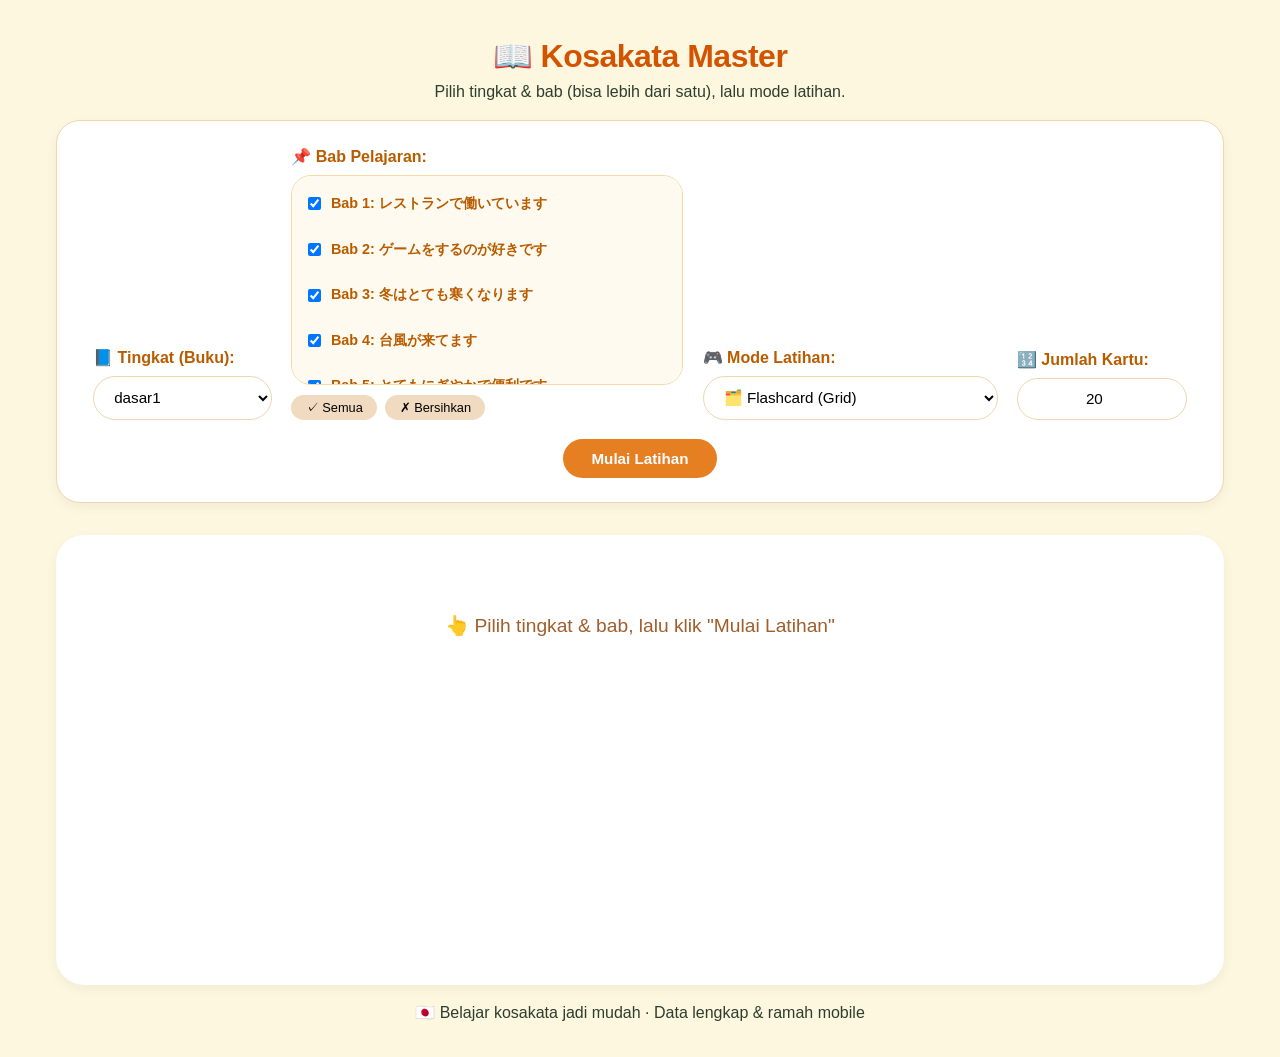
<file: Kosakata.html>
<!-- ==================== KOSAKATA.HTML ==================== -->
<!DOCTYPE html>
<html lang="ja">
<head>
  <meta charset="UTF-8">
  <meta name="viewport" content="width=device-width, initial-scale=1.0, maximum-scale=1.0, user-scalable=yes">
  <title>Kosakata Master · Latihan Kosakata Interaktif</title>
  <style>
    /* ========== Gaya Dasar (Responsif Utama) ========== */
    :root {
      --primary: #2c3e50;
      --accent: #e67e22;
      --light-bg: #fef9e6;
      --card-bg: #ffffff;
      --border: #f0d5b0;
      --text: #2c3e2f;
      --shadow: 0 4px 12px rgba(0,0,0,0.05);
    }

    * { box-sizing: border-box; margin: 0; padding: 0; }

    body {
      font-family: 'Segoe UI', 'Noto Sans JP', 'Roboto', sans-serif;
      background: #fef7e0;
      color: var(--text);
      line-height: 1.5;
      padding: 1rem;
      max-width: 1200px;
      margin: 0 auto;
    }

    header, footer { text-align: center; margin: 1rem 0; }
    h1 { color: #d35400; font-weight: 700; letter-spacing: -0.5px; }

    .controls {
      background: var(--card-bg);
      padding: 1.5rem;
      border-radius: 24px;
      box-shadow: var(--shadow);
      display: flex;
      flex-wrap: wrap;
      gap: 1.2rem;
      align-items: flex-end;
      justify-content: center;
      margin-bottom: 2rem;
      border: 1px solid var(--border);
    }

    .select-group { display: flex; flex-direction: column; min-width: 170px; }
    .select-group label { font-weight: 700; margin-bottom: 0.4rem; color: #b85c00; }

    select, button, input[type="number"] {
      padding: 0.7rem 1rem;
      border: 1px solid var(--border);
      border-radius: 40px;
      font-size: 0.95rem;
      background: white;
      cursor: pointer;
      transition: 0.2s;
    }
    input[type="number"] { border-radius: 40px; text-align: center; }

    .btn-primary {
      background: var(--accent);
      color: white;
      border: none;
      font-weight: bold;
      padding: 0.7rem 1.8rem;
      border-radius: 40px;
    }
    .btn-primary:hover { background: #cf711f; transform: scale(0.98);}

    .practice-area {
      background: var(--card-bg);
      border-radius: 28px;
      padding: 1.8rem;
      box-shadow: var(--shadow);
      min-height: 450px;
    }

    .placeholder { text-align: center; color: #a05e2c; font-size: 1.2rem; padding: 3rem 1rem; }

    /* CHECKBOX LIST UNTUK PELAJARAN */
    .checkbox-list {
      display: flex;
      flex-direction: column;
      max-height: 210px;
      overflow-y: auto;
      border: 1px solid #f7d9a8;
      border-radius: 20px;
      padding: 0.7rem;
      background: #fffaf0;
      gap: 0.4rem;
    }
    .checkbox-label {
      display: flex;
      align-items: center;
      gap: 0.6rem;
      padding: 0.35rem 0.3rem;
      cursor: pointer;
      font-size: 0.9rem;
      word-break: break-word;
    }
    .checkbox-actions { display: flex; gap: 0.5rem; margin-top: 0.6rem; }
    .btn-small {
      padding: 0.3rem 0.9rem;
      font-size: 0.8rem;
      background: #f0dbc0;
      border-radius: 40px;
      border: none;
      cursor: pointer;
    }

    /* Session panel */
    .session-panel {
      background: #fff2e0;
      padding: 0.9rem 1.5rem;
      border-radius: 50px;
      display: flex;
      flex-wrap: wrap;
      justify-content: space-between;
      align-items: center;
      margin-bottom: 1.5rem;
    }
    .session-info { font-weight: bold; color: #c25d00; }
    .session-actions { display: flex; gap: 0.8rem; flex-wrap: wrap; }
    .btn-secondary { background: #b0a790; color: white; border: none; border-radius: 40px; padding: 0.5rem 1.2rem; }
    .btn-warning { background: #f4b942; color: #2c2b26; border: none; border-radius: 40px; }

    /* ========== FLASHCARD GRID (vocab friendly) ========== */
    .flashcard-grid {
      display: grid;
      grid-template-columns: repeat(auto-fill, minmax(140px, 1fr));
      gap: 1.2rem;
      margin-top: 1rem;
    }
    .grid-card {
      aspect-ratio: 1 / 0.9;
      perspective: 1000px;
      cursor: pointer;
    }
    .grid-card-inner {
      position: relative;
      width: 100%;
      height: 100%;
      transition: transform 0.4s;
      transform-style: preserve-3d;
      border-radius: 20px;
    }
    .grid-card.flipped .grid-card-inner { transform: rotateY(180deg); }
    .grid-card-front, .grid-card-back {
      position: absolute;
      width: 100%;
      height: 100%;
      backface-visibility: hidden;
      border-radius: 20px;
      background: white;
      display: flex;
      flex-direction: column;
      justify-content: center;
      align-items: center;
      padding: 0.8rem;
      text-align: center;
      box-shadow: 0 4px 12px rgba(0,0,0,0.08);
      border: 1px solid #fad6a5;
      overflow-y: auto;
    }
    .grid-card-back { transform: rotateY(180deg); background: #fff2e6; }
    .vocab-display {
      font-size: 1.6rem;
      font-weight: bold;
      word-break: break-word;
      line-height: 1.3;
    }
    .reading-display { font-size: 0.9rem; color: var(--accent); margin: 0.4rem 0; }
    .meaning-display { font-size: 0.85rem; color: #3e5a3a; word-break: break-word; }
    .keterangan-display { font-size: 0.7rem; color: #8b6b3c; margin-top: 0.3rem; font-style: italic; }

    /* Multiple choice & writing */
    .question-box { text-align: center; margin-bottom: 2rem; }
    .question {
      background: #fbe9cf;
      padding: 1rem 1.5rem;
      border-radius: 60px;
      display: inline-block;
      font-size: 2rem;
      font-weight: bold;
      word-break: break-word;
    }
    .options-grid { display: grid; grid-template-columns: repeat(auto-fit, minmax(210px, 1fr)); gap: 0.9rem; }
    .option-btn {
      background: white;
      border: 2px solid #f7cf9f;
      border-radius: 60px;
      padding: 0.9rem;
      font-size: 1rem;
      transition: 0.1s;
      word-break: break-word;
    }
    .option-btn.correct { background: #d4edda; border-color: #2e7d32; }
    .option-btn.wrong { background: #ffe0db; border-color: #c7362b; }

    .writing-input-area { display: flex; gap: 1rem; justify-content: center; margin: 1.5rem 0; flex-wrap: wrap; }
    #writing-input {
      font-size: 1.3rem;
      padding: 0.8rem;
      width: 280px;
      text-align: center;
      border-radius: 56px;
      border: 2px solid var(--border);
    }
    .feedback { font-size: 1.1rem; text-align: center; margin: 0.8rem 0; min-height: 3rem; }

    /* Matching game */
    .matching-pairs { display: flex; flex-wrap: wrap; gap: 1.5rem; justify-content: center; }
    .kanji-column, .meaning-column { flex: 1 1 240px; }
    .matching-item {
      background: #fff6ea;
      border: 2px solid #edd5b0;
      border-radius: 60px;
      padding: 0.9rem 0.5rem;
      margin: 0.6rem 0;
      cursor: pointer;
      text-align: center;
      font-size: 1rem;
      font-weight: 500;
      word-break: break-word;
    }
    .matching-item.selected { background: #ffe0b5; border-color: #e67e22; }
    .matching-item.matched { opacity: 0.6; pointer-events: none; background: #d4cfc2; text-decoration: line-through; }

    .nav-controls { display: flex; justify-content: space-between; margin-top: 2rem; gap: 1rem; flex-wrap: wrap; }
    button:disabled { opacity: 0.5; }

    /* Responsive Mobile */
    @media (max-width: 560px) {
      body { padding: 0.6rem; }
      .controls { flex-direction: column; align-items: stretch; }
      .select-group { min-width: 100%; }
      .checkbox-label { font-size: 0.85rem; }
      .flashcard-grid { grid-template-columns: repeat(auto-fill, minmax(125px, 1fr)); gap: 0.8rem; }
      .vocab-display { font-size: 1.3rem; }
      .reading-display { font-size: 0.7rem; }
      .meaning-display { font-size: 0.7rem; }
      .grid-card-back { padding: 0.4rem; }
      .question { font-size: 1.7rem; padding: 0.8rem; }
      .option-btn { padding: 0.7rem; font-size: 0.9rem; }
      .writing-input-area { flex-direction: column; align-items: center; }
      .matching-item { font-size: 0.9rem; }
      .session-panel { flex-direction: column; align-items: stretch; gap: 0.8rem; text-align: center; }
      .btn-primary, .btn-secondary { width: 100%; }
    }
    @media (max-width: 380px) {
      .flashcard-grid { grid-template-columns: 1fr 1fr; }
      .vocab-display { font-size: 1rem; }
    }
    .info-note { padding: 0.5rem; color: #8a6e45; font-style: italic; font-size: 0.8rem; }
    .flashcard-grid-controls { margin-bottom: 1rem; display: flex; gap: 1rem; flex-wrap: wrap; }
  </style>
</head>
<body>
<header>
  <h1>📖 Kosakata Master</h1>
  <p>Pilih tingkat & bab (bisa lebih dari satu), lalu mode latihan.</p>
</header>

<main>
  <section class="controls">
    <div class="select-group">
      <label>📘 Tingkat (Buku):</label>
      <select id="level-select"></select>
    </div>
    <div class="select-group" id="lesson-checkbox-group">
      <label>📌 Bab Pelajaran:</label>
      <div id="lesson-checkboxes" class="checkbox-list"></div>
      <div class="checkbox-actions">
        <button type="button" id="select-all-lessons" class="btn-small">✓ Semua</button>
        <button type="button" id="deselect-all-lessons" class="btn-small">✗ Bersihkan</button>
      </div>
    </div>
    <div class="select-group">
      <label>🎮 Mode Latihan:</label>
      <select id="mode-select">
        <option value="flashcard">🗂️ Flashcard (Grid)</option>
        <option value="multiple-meaning">❓ Pilihan Ganda (Arti)</option>
        <option value="multiple-reading">🔊 Pilihan Ganda (Bacaan/Romaji)</option>
        <option value="writing-vocab">✍️ Tulis Kosakata</option>
        <option value="writing-reading">✍️ Tulis Bacaan (Romaji)</option>
        <option value="matching">🃏 Mencocokkan (Kosakata ↔ Arti)</option>
      </select>
    </div>
    <div class="select-group">
      <label>🔢 Jumlah Kartu:</label>
      <input type="number" id="card-count" min="1" max="150" value="20">
    </div>
    <button id="start-btn" class="btn-primary">Mulai Latihan</button>
  </section>

  <section id="session-panel" class="session-panel" style="display: none;">
    <div class="session-info"><span id="histori-count">Kosakata dilatih: 0</span></div>
    <div class="session-actions">
      <button id="repeat-session-btn" class="btn-secondary">🔄 Ulangi Sesi</button>
      <button id="new-session-btn" class="btn-secondary">✨ Latihan Baru</button>
      <button id="reset-history-btn" class="btn-warning">🗑️ Reset Histori</button>
    </div>
  </section>

  <section id="practice-area" class="practice-area">
    <div class="placeholder">👆 Pilih tingkat & bab, lalu klik "Mulai Latihan"</div>
  </section>
</main>
<footer><p>🇯🇵 Belajar kosakata jadi mudah · Data lengkap & ramah mobile</p></footer>

<script>
  (function() {
    // ---------- VARIABEL GLOBAL ----------
    let rawLessons = [];           // array of { level, bab, judul, kosakataList }
    let groupedByLevel = new Map(); // level -> array lesson data
    let currentLevel = '';
    let currentSelectedLessons = [];
    let currentMode = '';
    let currentVocabItems = [];    // array of {kata, romaji, arti, keterangan, id}
    let currentIndex = 0;
    let score = 0;
    let practicedVocabSet = new Set(); // simpan id unik
    let usedMatchingPairs = [];

    // DOM elements
    let levelSelect, lessonCheckboxesDiv, modeSelect, startBtn, practiceArea, cardCountInput;
    let sessionPanel, historiCountSpan, repeatBtn, newSessionBtn, resetHistoryBtn;
    let selectAllBtn, deselectAllBtn;

    // Helper: buat ID unik per kosakata (level+ bab + indeks kata)
    function makeVocabId(lessonIdx, kataIdx) {
      return `lvl_${lessonIdx}_kata_${kataIdx}`;
    }

    // Proses data dari JSON: atur level yang hilang (carry-over) dan bangun lesson objects
    async function loadKosakataData() {
      try {
        const response = await fetch('Data_Kosakata.json');
        if (!response.ok) throw new Error(`HTTP ${response.status}`);
        const data = await response.json();
        // Proses carry-over level
        let currentCarryLevel = 'Pemula';
        const processedLessons = [];
        for (let i = 0; i < data.length; i++) {
          const entry = data[i];
          let lessonLevel = entry.level ? entry.level : currentCarryLevel;
          if (entry.level) currentCarryLevel = entry.level;
          if (!entry.bab) continue; // safety
          const vocabList = entry.kosakata.map((vocab, idx) => ({
            kata: vocab.kata,
            romaji: vocab.romaji,
            arti: vocab.arti,
            keterangan: vocab.keterangan || '',
            id: makeVocabId(i, idx)
          }));
          processedLessons.push({
            level: lessonLevel,
            bab: entry.bab,
            judul: entry.judul,
            vocabItems: vocabList
          });
        }
        // Group by level
        groupedByLevel.clear();
        processedLessons.forEach(lesson => {
          const levelKey = lesson.level;
          if (!groupedByLevel.has(levelKey)) groupedByLevel.set(levelKey, []);
          groupedByLevel.get(levelKey).push(lesson);
        });
        rawLessons = processedLessons;
        return true;
      } catch (err) {
        alert('Gagal memuat Data_Kosakata.json. Pastikan file tersedia!\n' + err.message);
        return false;
      }
    }

    // Inisialisasi dropdown level
    function initLevelSelect() {
      levelSelect.innerHTML = '';
      const levels = Array.from(groupedByLevel.keys()).sort();
      levels.forEach(level => {
        const opt = document.createElement('option');
        opt.value = level;
        opt.textContent = level;
        levelSelect.appendChild(opt);
      });
      const allOpt = document.createElement('option');
      allOpt.value = 'all';
      allOpt.textContent = '📚 Semua Tingkat';
      levelSelect.appendChild(allOpt);
      if (levels.length) levelSelect.value = levels[0];
      renderLessonCheckboxes(levelSelect.value);
    }

    // Tampilkan checkbox pelajaran berdasarkan level yang dipilih
    function renderLessonCheckboxes(levelKey) {
      lessonCheckboxesDiv.innerHTML = '';
      if (!groupedByLevel.size) return;
      if (levelKey === 'all') {
        lessonCheckboxesDiv.innerHTML = '<div class="info-note">✅ Semua bab dari semua tingkat akan dipilih.</div>';
        return;
      }
      const lessons = groupedByLevel.get(levelKey) || [];
      if (lessons.length === 0) {
        lessonCheckboxesDiv.innerHTML = '<div class="info-note">Tidak ada bab pada tingkat ini.</div>';
        return;
      }
      lessons.forEach((lesson, idx) => {
        const label = document.createElement('label');
        label.className = 'checkbox-label';
        const cb = document.createElement('input');
        cb.type = 'checkbox';
        cb.value = idx;  // simpan index relatif di level
        cb.checked = true;
        label.appendChild(cb);
        label.appendChild(document.createTextNode(`Bab ${lesson.bab}: ${lesson.judul}`));
        lessonCheckboxesDiv.appendChild(label);
      });
    }

    // Mendapatkan item kosakata dari level+pelajaran yang dipilih
    function getSelectedVocabItems() {
      const level = levelSelect.value;
      if (level === 'all') {
        let allItems = [];
        for (let lessons of groupedByLevel.values()) {
          for (let lesson of lessons) {
            allItems.push(...lesson.vocabItems);
          }
        }
        return allItems;
      } else {
        const checkboxes = lessonCheckboxesDiv.querySelectorAll('input[type="checkbox"]:checked');
        const selectedLessonIndices = Array.from(checkboxes).map(cb => parseInt(cb.value));
        const lessons = groupedByLevel.get(level) || [];
        const selectedLessons = selectedLessonIndices.map(idx => lessons[idx]).filter(l => l);
        let items = [];
        selectedLessons.forEach(lesson => {
          items.push(...lesson.vocabItems);
        });
        return items;
      }
    }

    function shuffleArray(arr) {
      for (let i = arr.length - 1; i > 0; i--) {
        const j = Math.floor(Math.random() * (i + 1));
        [arr[i], arr[j]] = [arr[j], arr[i]];
      }
      return arr;
    }

    function updateHistoriCount() {
      historiCountSpan.textContent = `Kosakata dilatih: ${practicedVocabSet.size}`;
    }

    function showCompletionScreen() {
      practiceArea.innerHTML = `<div class="placeholder">🎉 Latihan selesai! Skor akhir: ${score}/${currentVocabItems.length}<br>✨ Hebat, terus semangat! ✨</div>`;
    }

    // Dispatch tampilan sesuai mode
    function renderPractice() {
      switch (currentMode) {
        case 'flashcard': renderFlashcardGrid(); break;
        case 'multiple-meaning': renderMultipleChoice('arti'); break;
        case 'multiple-reading': renderMultipleChoice('romaji'); break;
        case 'writing-vocab': renderWriting('vocab'); break;
        case 'writing-reading': renderWriting('reading'); break;
        case 'matching': renderMatchingGame(); break;
        default: practiceArea.innerHTML = '<div class="placeholder">Mode belum tersedia.</div>';
      }
    }

    // ----- FLASHCARD GRID (responsive & word-break)
    function renderFlashcardGrid() {
      if (!currentVocabItems.length) {
        practiceArea.innerHTML = '<div class="placeholder">Tidak ada kosakata.</div>';
        return;
      }
      let html = `<div class="flashcard-grid-controls"><button id="refresh-grid-btn" class="btn-secondary">🔄 Acak & Tampilkan Baru</button></div><div class="flashcard-grid" id="flashcard-grid">`;
      currentVocabItems.forEach(item => {
        let keteranganHtml = item.keterangan ? `<div class="keterangan-display">📌 ${item.keterangan}</div>` : '';
        html += `
          <div class="grid-card" data-id="${item.id}">
            <div class="grid-card-inner">
              <div class="grid-card-front">
                <div class="vocab-display">${escapeHtml(item.kata)}</div>
              </div>
              <div class="grid-card-back">
                <div class="vocab-display" style="font-size:1.2rem;">${escapeHtml(item.kata)}</div>
                <div class="reading-display">🔊 ${escapeHtml(item.romaji)}</div>
                <div class="meaning-display">📖 ${escapeHtml(item.arti)}</div>
                ${keteranganHtml}
              </div>
            </div>
          </div>
        `;
      });
      html += `</div>`;
      practiceArea.innerHTML = html;
      const cards = document.querySelectorAll('.grid-card');
      cards.forEach(card => {
        card.addEventListener('click', () => {
          cards.forEach(c => { if (c !== card) c.classList.remove('flipped'); });
          card.classList.toggle('flipped');
        });
      });
      document.getElementById('refresh-grid-btn').addEventListener('click', () => {
        let allItems = getSelectedVocabItems();
        allItems = shuffleArray([...allItems]);
        let limit = parseInt(cardCountInput.value, 10) || 20;
        currentVocabItems = allItems.slice(0, Math.min(limit, allItems.length));
        renderFlashcardGrid();
      });
    }

    // Multiple choice (arti atau romaji)
    function renderMultipleChoice(type) {
      if (currentIndex >= currentVocabItems.length) {
        showCompletionScreen();
        return;
      }
      const item = currentVocabItems[currentIndex];
      const correctAnswer = type === 'arti' ? item.arti : item.romaji;
      let options = [correctAnswer];
      while (options.length < 4) {
        const randItem = currentVocabItems[Math.floor(Math.random() * currentVocabItems.length)];
        const distractor = type === 'arti' ? randItem.arti : randItem.romaji;
        if (!options.includes(distractor) && distractor !== correctAnswer) options.push(distractor);
      }
      options = shuffleArray(options);
      const questionText = type === 'arti' ? 'Arti dari kosakata berikut?' : 'Bagaimana cara baca (romaji) kosakata ini?';
      let html = `<div class="question-box"><div class="question">${escapeHtml(item.kata)}</div><p>${questionText}</p></div>
                  <div class="options-grid" id="options-container">`;
      options.forEach(opt => html += `<button class="option-btn" data-value="${escapeHtml(opt)}">${escapeHtml(opt)}</button>`);
      html += `</div><div class="nav-controls"><button id="next-question-btn" disabled>Lanjut ▶</button></div>`;
      practiceArea.innerHTML = html;
      const btns = document.querySelectorAll('.option-btn');
      const nextBtn = document.getElementById('next-question-btn');
      let answered = false;
      btns.forEach(btn => {
        btn.addEventListener('click', (e) => {
          if (answered) return;
          answered = true;
          const selected = e.target.dataset.value;
          if (selected === correctAnswer) {
            e.target.classList.add('correct');
            score++;
          } else {
            e.target.classList.add('wrong');
            btns.forEach(b => { if (b.dataset.value === correctAnswer) b.classList.add('correct'); });
          }
          nextBtn.disabled = false;
        });
      });
      nextBtn.addEventListener('click', () => { currentIndex++; renderMultipleChoice(type); });
    }

    // Writing: Tulis kosakata (kata) atau tulis bacaan (romaji)
    function renderWriting(submode) {
      if (currentIndex >= currentVocabItems.length) {
        showCompletionScreen();
        return;
      }
      const item = currentVocabItems[currentIndex];
      let promptText = '';
      let correctAnswer = '';
      let placeholderHint = '';
      if (submode === 'vocab') {
        promptText = `Tulis kosakata Jepang untuk arti: <strong>${escapeHtml(item.arti)}</strong><br><span style="font-size:0.9rem;">(Bacaan: ${escapeHtml(item.romaji)})</span>`;
        correctAnswer = item.kata;
        placeholderHint = 'Contoh: おはようございます';
      } else {
        promptText = `Tulis bacaan (romaji) untuk: <span style="font-size:2rem;">${escapeHtml(item.kata)}</span>`;
        correctAnswer = item.romaji;
        placeholderHint = 'Tulis huruf romaji...';
      }
      practiceArea.innerHTML = `
        <div class="question-box"><p>${promptText}</p></div>
        <div class="writing-input-area">
          <input type="text" id="writing-input" placeholder="${placeholderHint}" autocomplete="off" autofocus>
          <button id="submit-writing-btn" class="btn-primary">Periksa</button>
        </div>
        <div id="writing-feedback" class="feedback"></div>
        <div class="nav-controls"><button id="next-question-btn" disabled>Lanjut ▶</button></div>
      `;
      const input = document.getElementById('writing-input');
      const submitBtn = document.getElementById('submit-writing-btn');
      const feedback = document.getElementById('writing-feedback');
      const nextBtn = document.getElementById('next-question-btn');
      let answered = false;
      function checkAnswer() {
        if (answered) return;
        let userAns = input.value.trim().toLowerCase();
        let normalizedCorrect = correctAnswer.trim().toLowerCase();
        if (userAns === normalizedCorrect) {
          feedback.innerHTML = '✅ Benar! Bagus sekali.';
          feedback.style.color = '#2e7d32';
          score++;
          answered = true;
          nextBtn.disabled = false;
          submitBtn.disabled = true;
          input.disabled = true;
        } else {
          feedback.innerHTML = `❌ Salah. Jawaban benar: ${escapeHtml(correctAnswer)}. Coba lagi nanti.`;
          feedback.style.color = '#c0392b';
          input.value = '';
          input.focus();
        }
      }
      submitBtn.addEventListener('click', checkAnswer);
      input.addEventListener('keypress', (e) => { if (e.key === 'Enter') checkAnswer(); });
      nextBtn.addEventListener('click', () => { currentIndex++; renderWriting(submode); });
    }

    // Matching game (kosakata ↔ arti)
    function renderMatchingGame() {
      let available = currentVocabItems.filter(item => !usedMatchingPairs.includes(item.id));
      if (available.length === 0) {
        practiceArea.innerHTML = `<div class="placeholder">🎉 Semua pasangan berhasil dicocokkan!<br><button id="reset-matching-full" class="btn-primary">Reset Pasangan & Mulai Baru</button></div>`;
        document.getElementById('reset-matching-full')?.addEventListener('click', () => {
          usedMatchingPairs = [];
          renderMatchingGame();
        });
        return;
      }
      const maxPairs = Math.min(8, available.length);
      const selectedPairs = shuffleArray([...available]).slice(0, maxPairs);
      selectedPairs.forEach(p => usedMatchingPairs.push(p.id));
      const shuffledKata = shuffleArray([...selectedPairs]);
      const shuffledArti = shuffleArray([...selectedPairs]);
      let html = `<div class="matching-pairs">
        <div class="kanji-column"><h3>📗 Kosakata</h3><div id="kata-list"></div></div>
        <div class="meaning-column"><h3>📘 Arti</h3><div id="arti-list"></div></div>
      </div>
      <div class="nav-controls">
        <button id="shuffle-match-btn">🔄 Acak Ulang</button>
        <button id="reset-match-hist-btn">🗑️ Reset Pasangan</button>
        <span id="match-score">Pasangan: 0/${selectedPairs.length}</span>
      </div>`;
      practiceArea.innerHTML = html;
      const kataDiv = document.getElementById('kata-list');
      const artiDiv = document.getElementById('arti-list');
      shuffledKata.forEach(item => {
        kataDiv.innerHTML += `<div class="matching-item" data-type="kata" data-id="${item.id}" data-pair="${item.arti}">${escapeHtml(item.kata)}</div>`;
      });
      shuffledArti.forEach(item => {
        artiDiv.innerHTML += `<div class="matching-item" data-type="arti" data-id="${item.id}" data-pair="${item.kata}">${escapeHtml(item.arti)}</div>`;
      });
      let selectedKata = null;
      let matchedCount = 0;
      const total = selectedPairs.length;
      const matchSpan = document.getElementById('match-score');
      function updateMatch() { matchSpan.textContent = `Pasangan: ${matchedCount}/${total}`; if (matchedCount === total) setTimeout(() => alert('🎉 Mantap! Semua cocok!'), 100); }
      const clickHandler = (e) => {
        const el = e.currentTarget;
        if (el.classList.contains('matched')) return;
        if (el.dataset.type === 'kata') {
          document.querySelectorAll('[data-type="kata"]').forEach(k => k.classList.remove('selected'));
          el.classList.add('selected');
          selectedKata = el;
        } else {
          if (!selectedKata) { alert('Pilih kosakata dulu!'); return; }
          if (selectedKata.dataset.pair === el.dataset.pair) {
            selectedKata.classList.add('matched');
            el.classList.add('matched');
            selectedKata.classList.remove('selected');
            matchedCount++;
            updateMatch();
            selectedKata = null;
          } else {
            alert('Pasangan tidak cocok! Coba lagi.');
            selectedKata.classList.remove('selected');
            selectedKata = null;
          }
        }
      };
      document.querySelectorAll('.matching-item').forEach(el => el.addEventListener('click', clickHandler));
      document.getElementById('shuffle-match-btn').addEventListener('click', () => renderMatchingGame());
      document.getElementById('reset-match-hist-btn').addEventListener('click', () => {
        usedMatchingPairs = [];
        renderMatchingGame();
      });
      updateMatch();
    }

    // Mulai latihan (dengan histori optional)
    function startPractice(useHistory = true) {
      const allVocab = getSelectedVocabItems();
      if (allVocab.length === 0) {
        practiceArea.innerHTML = '<div class="placeholder">❌ Tidak ada kosakata yang dipilih. Pilih bab terlebih dahulu.</div>';
        return;
      }
      let pool = allVocab;
      if (useHistory) {
        pool = allVocab.filter(v => !practicedVocabSet.has(v.id));
        if (pool.length === 0) {
          practiceArea.innerHTML = '<div class="placeholder">🎉 Semua kosakata sudah dilatih! Reset histori untuk latihan baru.</div>';
          sessionPanel.style.display = 'flex';
          updateHistoriCount();
          return;
        }
      }
      pool = shuffleArray([...pool]);
      let limit = parseInt(cardCountInput.value, 10);
      if (isNaN(limit) || limit < 1) limit = 20;
      currentVocabItems = pool.slice(0, Math.min(limit, pool.length));
      if (useHistory) {
        currentVocabItems.forEach(item => practicedVocabSet.add(item.id));
      }
      currentMode = modeSelect.value;
      currentIndex = 0;
      score = 0;
      usedMatchingPairs = [];
      sessionPanel.style.display = 'flex';
      updateHistoriCount();
      if (!currentVocabItems.length) {
        practiceArea.innerHTML = '<div class="placeholder">Tidak ada kosakata dengan kriteria tersebut.</div>';
        return;
      }
      renderPractice();
    }

    // Event handlers
    function bindEvents() {
      levelSelect.addEventListener('change', (e) => renderLessonCheckboxes(e.target.value));
      selectAllBtn.addEventListener('click', () => {
        const cbs = lessonCheckboxesDiv.querySelectorAll('input[type="checkbox"]');
        cbs.forEach(cb => cb.checked = true);
      });
      deselectAllBtn.addEventListener('click', () => {
        const cbs = lessonCheckboxesDiv.querySelectorAll('input[type="checkbox"]');
        cbs.forEach(cb => cb.checked = false);
      });
      startBtn.addEventListener('click', () => startPractice(true));
      repeatSessionBtn.addEventListener('click', () => {
        if (currentVocabItems.length) { currentIndex = 0; score = 0; renderPractice(); }
        else alert('Belum ada sesi aktif.');
      });
      newSessionBtn.addEventListener('click', () => startPractice(true));
      resetHistoryBtn.addEventListener('click', () => {
        practicedVocabSet.clear();
        updateHistoriCount();
        alert('Histori latihan direset! Semua kosakata tersedia kembali.');
      });
    }

    // Helper: escape html
    function escapeHtml(str) {
      if (!str) return '';
      return str.replace(/[&<>]/g, function(m) {
        if (m === '&') return '&amp;';
        if (m === '<') return '&lt;';
        if (m === '>') return '&gt;';
        return m;
      });
    }

    // Inisialisasi utama
    window.addEventListener('DOMContentLoaded', async () => {
      levelSelect = document.getElementById('level-select');
      lessonCheckboxesDiv = document.getElementById('lesson-checkboxes');
      modeSelect = document.getElementById('mode-select');
      startBtn = document.getElementById('start-btn');
      practiceArea = document.getElementById('practice-area');
      cardCountInput = document.getElementById('card-count');
      sessionPanel = document.getElementById('session-panel');
      historiCountSpan = document.getElementById('histori-count');
      repeatSessionBtn = document.getElementById('repeat-session-btn');
      newSessionBtn = document.getElementById('new-session-btn');
      resetHistoryBtn = document.getElementById('reset-history-btn');
      selectAllBtn = document.getElementById('select-all-lessons');
      deselectAllBtn = document.getElementById('deselect-all-lessons');

      const success = await loadKosakataData();
      if (!success) {
        practiceArea.innerHTML = '<div class="placeholder">❌ Gagal memuat Data_Kosakata.json. Pastikan file tersedia dan akses melalui HTTP server.</div>';
        return;
      }
      initLevelSelect();
      updateHistoriCount();
      bindEvents();
    });
  })();
</script>
</body>
</html>
</file>
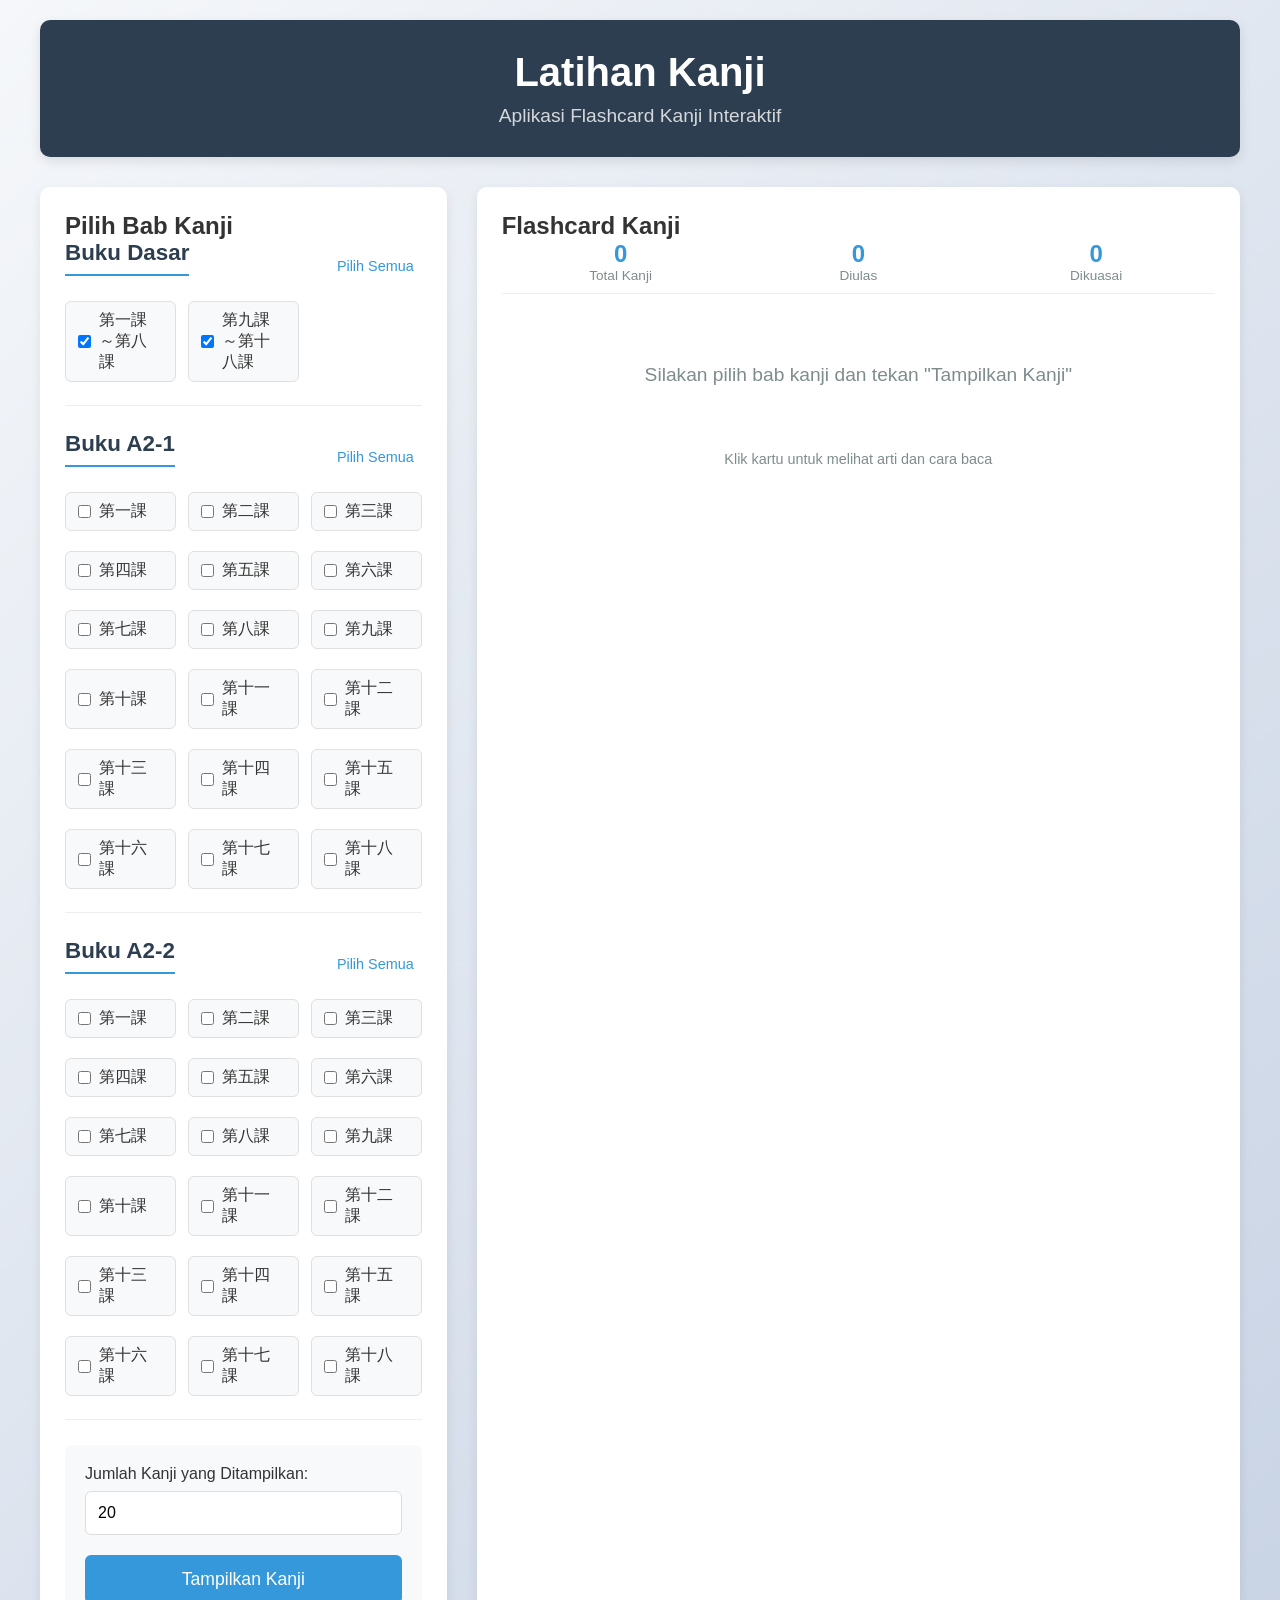
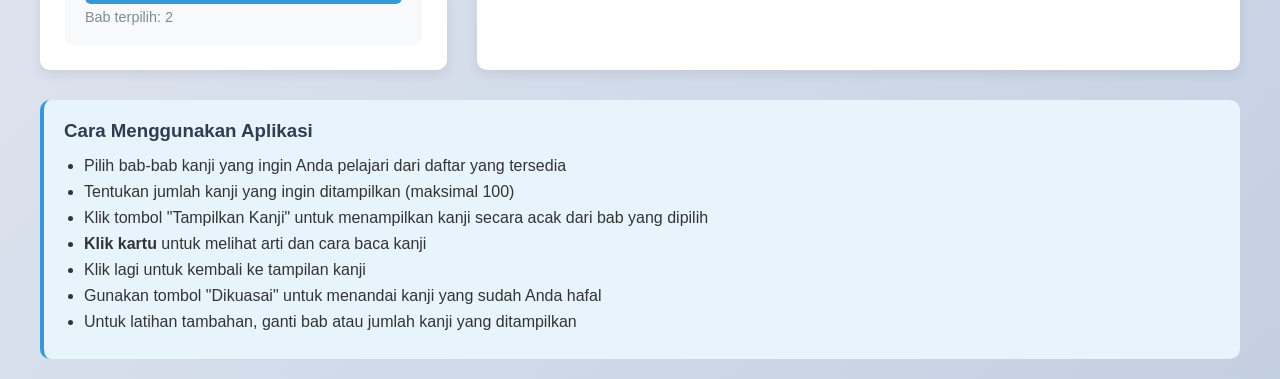
<file: latihan kanji (update).html>
<!DOCTYPE html>
<html lang="id">
<head>
    <meta charset="UTF-8">
    <meta name="viewport" content="width=device-width, initial-scale=1.0">
    <title>Latihan Kanji - Flashcard Interaktif</title>
    <style>
        * {
            margin: 0;
            padding: 0;
            box-sizing: border-box;
            font-family: 'Segoe UI', Tahoma, Geneva, Verdana, sans-serif;
        }
        
        body {
            background: linear-gradient(135deg, #f5f7fa 0%, #c3cfe2 100%);
            min-height: 100vh;
            padding: 20px;
            color: #333;
        }
        
        .container {
            max-width: 1200px;
            margin: 0 auto;
        }
        
        header {
            text-align: center;
            padding: 30px 0;
            background: #2c3e50;
            color: white;
            border-radius: 10px;
            margin-bottom: 30px;
            box-shadow: 0 4px 12px rgba(0, 0, 0, 0.1);
        }
        
        h1 {
            font-size: 2.5rem;
            margin-bottom: 10px;
        }
        
        .subtitle {
            font-size: 1.2rem;
            opacity: 0.8;
        }
        
        .main-content {
            display: flex;
            gap: 30px;
            margin-bottom: 30px;
        }
        
        @media (max-width: 768px) {
            .main-content {
                flex-direction: column;
            }
        }
        
        .control-panel {
            flex: 1;
            background: white;
            border-radius: 10px;
            padding: 25px;
            box-shadow: 0 4px 12px rgba(0, 0, 0, 0.08);
        }
        
        .book-section {
            margin-bottom: 25px;
            padding-bottom: 15px;
            border-bottom: 1px solid #eee;
        }
        
        .book-title {
            font-size: 1.4rem;
            color: #2c3e50;
            margin-bottom: 15px;
            padding-bottom: 8px;
            border-bottom: 2px solid #3498db;
        }
        
        .lesson-grid {
            display: grid;
            grid-template-columns: repeat(auto-fill, minmax(100px, 1fr));
            gap: 12px;
        }
        
        .lesson-checkbox {
            display: flex;
            align-items: center;
            gap: 8px;
            padding: 8px 12px;
            background: #f8f9fa;
            border-radius: 6px;
            cursor: pointer;
            transition: all 0.2s ease;
            border: 1px solid #e0e0e0;
        }
        
        .lesson-checkbox:hover {
            background: #e3f2fd;
            border-color: #bbdefb;
        }
        
        .lesson-checkbox input {
            cursor: pointer;
        }
        
        .controls {
            background: #f8f9fa;
            padding: 20px;
            border-radius: 8px;
            margin-top: 20px;
        }
        
        .form-group {
            margin-bottom: 20px;
        }
        
        label {
            display: block;
            margin-bottom: 8px;
            font-weight: 500;
        }
        
        input[type="number"] {
            width: 100%;
            padding: 12px;
            border: 1px solid #ddd;
            border-radius: 6px;
            font-size: 1rem;
        }
        
        .btn {
            display: inline-block;
            width: 100%;
            padding: 14px;
            background: #3498db;
            color: white;
            border: none;
            border-radius: 6px;
            font-size: 1.1rem;
            cursor: pointer;
            transition: background 0.3s;
        }
        
        .btn:hover {
            background: #2980b9;
        }
        
        .result-area {
            flex: 2;
            background: white;
            border-radius: 10px;
            padding: 25px;
            box-shadow: 0 4px 12px rgba(0, 0, 0, 0.08);
        }
        
        .kanji-grid {
            display: grid;
            grid-template-columns: repeat(auto-fill, minmax(120px, 1fr));
            gap: 20px;
            margin-top: 20px;
        }
        
        .kanji-card {
            aspect-ratio: 1/1;
            perspective: 1000px;
            cursor: pointer;
        }
        
        .card-inner {
            position: relative;
            width: 100%;
            height: 100%;
            text-align: center;
            transition: transform 0.6s;
            transform-style: preserve-3d;
        }
        
        .kanji-card.flipped .card-inner {
            transform: rotateY(180deg);
        }
        
        .card-front, .card-back {
            position: absolute;
            width: 100%;
            height: 100%;
            backface-visibility: hidden;
            display: flex;
            flex-direction: column;
            justify-content: center;
            align-items: center;
            border-radius: 8px;
            box-shadow: 0 3px 6px rgba(0, 0, 0, 0.05);
            transition: all 0.3s ease;
            padding: 10px;
        }
        
        .card-front {
            background: #f8f9fa;
            color: #2c3e50;
        }
        
        .card-back {
            background: #e3f2fd;
            transform: rotateY(180deg);
            color: #2c3e50;
        }
        
        .kanji-character {
            font-size: 3.5rem;
            font-weight: bold;
        }
        
        .kanji-meaning {
            font-size: 1rem;
            margin-top: 5px;
            text-align: center;
        }
        
        .kanji-reading {
            font-size: 0.9rem;
            margin-top: 5px;
            color: #7f8c8d;
            font-style: italic;
        }
        
        .kanji-card:hover .card-front {
            transform: translateY(-5px);
            box-shadow: 0 5px 15px rgba(0, 0, 0, 0.1);
        }
        
        .info-panel {
            text-align: center;
            padding: 20px;
            background: #f8f9fa;
            border-radius: 10px;
            margin-top: 20px;
            font-size: 1.1rem;
        }
        
        .instructions {
            background: #e8f4fc;
            padding: 20px;
            border-radius: 10px;
            margin-top: 30px;
            border-left: 4px solid #3498db;
        }
        
        .instructions h3 {
            margin-bottom: 15px;
            color: #2c3e50;
        }
        
        .instructions ul {
            padding-left: 20px;
        }
        
        .instructions li {
            margin-bottom: 8px;
        }
        
        .counter {
            background: #3498db;
            color: white;
            padding: 5px 12px;
            border-radius: 20px;
            font-size: 0.9rem;
            margin-left: 5px;
        }
        
        .no-kanji {
            text-align: center;
            padding: 50px;
            color: #7f8c8d;
            font-size: 1.2rem;
            grid-column: 1 / -1;
        }
        
        .selected-count {
            font-size: 0.9rem;
            color: #7f8c8d;
            margin-top: 5px;
        }
        
        .book-info {
            display: flex;
            justify-content: space-between;
            align-items: center;
            margin-bottom: 10px;
        }
        
        .select-all {
            font-size: 0.9rem;
            color: #3498db;
            cursor: pointer;
            padding: 3px 8px;
            border-radius: 4px;
        }
        
        .select-all:hover {
            background: #e3f2fd;
        }
        
        .flip-hint {
            text-align: center;
            font-size: 0.9rem;
            color: #7f8c8d;
            margin-top: 15px;
        }
        
        .stats-bar {
            display: flex;
            justify-content: space-between;
            margin-bottom: 15px;
            padding-bottom: 10px;
            border-bottom: 1px solid #eee;
        }
        
        .stat-item {
            text-align: center;
            flex: 1;
        }
        
        .stat-value {
            font-size: 1.5rem;
            font-weight: bold;
            color: #3498db;
        }
        
        .stat-label {
            font-size: 0.85rem;
            color: #7f8c8d;
        }
    </style>
</head>
<body>
    <div class="container">
        <header>
            <h1>Latihan Kanji</h1>
            <p class="subtitle">Aplikasi Flashcard Kanji Interaktif</p>
        </header>
        
        <div class="main-content">
            <div class="control-panel">
                <h2>Pilih Bab Kanji</h2>
                
                <div class="book-section">
                    <div class="book-info">
                        <h3 class="book-title">Buku Dasar</h3>
                        <span class="select-all" onclick="toggleSelectAll('Buku Dasar')">Pilih Semua</span>
                    </div>
                    <div class="lesson-grid" id="book-basic">
                        <!-- Generated by JavaScript -->
                    </div>
                </div>
                
                <div class="book-section">
                    <div class="book-info">
                        <h3 class="book-title">Buku A2-1</h3>
                        <span class="select-all" onclick="toggleSelectAll('Buku A2-1')">Pilih Semua</span>
                    </div>
                    <div class="lesson-grid" id="book-a2-1">
                        <!-- Generated by JavaScript -->
                    </div>
                </div>
                
                <div class="book-section">
                    <div class="book-info">
                        <h3 class="book-title">Buku A2-2</h3>
                        <span class="select-all" onclick="toggleSelectAll('Buku A2-2')">Pilih Semua</span>
                    </div>
                    <div class="lesson-grid" id="book-a2-2">
                        <!-- Generated by JavaScript -->
                    </div>
                </div>
                
                <div class="controls">
                    <div class="form-group">
                        <label for="kanji-count">Jumlah Kanji yang Ditampilkan:</label>
                        <input type="number" id="kanji-count" min="1" max="100" value="20">
                    </div>
                    <button id="show-kanji" class="btn">Tampilkan Kanji</button>
                    <p class="selected-count">Bab terpilih: <span id="selected-lessons-count">0</span></p>
                </div>
            </div>
            
            <div class="result-area">
                <h2>Flashcard Kanji</h2>
                <div class="stats-bar">
                    <div class="stat-item">
                        <div class="stat-value" id="total-kanji">0</div>
                        <div class="stat-label">Total Kanji</div>
                    </div>
                    <div class="stat-item">
                        <div class="stat-value" id="reviewed-kanji">0</div>
                        <div class="stat-label">Diulas</div>
                    </div>
                    <div class="stat-item">
                        <div class="stat-value" id="mastered-kanji">0</div>
                        <div class="stat-label">Dikuasai</div>
                    </div>
                </div>
                <div class="kanji-grid" id="kanji-container">
                    <div class="no-kanji">
                        Silakan pilih bab kanji dan tekan "Tampilkan Kanji"
                    </div>
                </div>
                <div class="flip-hint">
                    Klik kartu untuk melihat arti dan cara baca
                </div>
            </div>
        </div>
        
        <div class="instructions">
            <h3>Cara Menggunakan Aplikasi</h3>
            <ul>
                <li>Pilih bab-bab kanji yang ingin Anda pelajari dari daftar yang tersedia</li>
                <li>Tentukan jumlah kanji yang ingin ditampilkan (maksimal 100)</li>
                <li>Klik tombol "Tampilkan Kanji" untuk menampilkan kanji secara acak dari bab yang dipilih</li>
                <li><strong>Klik kartu</strong> untuk melihat arti dan cara baca kanji</li>
                <li>Klik lagi untuk kembali ke tampilan kanji</li>
                <li>Gunakan tombol "Dikuasai" untuk menandai kanji yang sudah Anda hafal</li>
                <li>Untuk latihan tambahan, ganti bab atau jumlah kanji yang ditampilkan</li>
            </ul>
        </div>
    </div>

    <script>
        // Data kanji per buku per bab dengan arti dan cara baca
        const kanjiData = {
            "Buku Dasar": {
                "第一課～第八課": [
                    { kanji: "名前", meaning: "nama", reading: "なまえ" },
                    { kanji: "国", meaning: "negara", reading: "くに" },
                    { kanji: "私", meaning: "saya", reading: "わたし" },
                    { kanji: "父", meaning: "ayah", reading: "ちち" },
                    { kanji: "母", meaning: "ibu", reading: "はは" },
                    { kanji: "子ども", meaning: "anak", reading: "こども" },
                    { kanji: "日本", meaning: "Jepang", reading: "にほん" },
                    { kanji: "水", meaning: "air", reading: "みず" },
                    { kanji: "食べます", meaning: "makan", reading: "たべます" },
                    { kanji: "飲みます", meaning: "minum", reading: "のみます" },
                    { kanji: "魚", meaning: "ikan", reading: "さかな" },
                    { kanji: "肉", meaning: "daging", reading: "にく" },
                    { kanji: "好き", meaning: "suka", reading: "すき" },
                    { kanji: "家", meaning: "rumah", reading: "いえ" },
                    { kanji: "新しい", meaning: "baru", reading: "あたらしい" },
                    { kanji: "広い", meaning: "luas", reading: "ひろい" },
                    { kanji: "古い", meaning: "tua (benda)", reading: "ふるい" },
                    { kanji: "上", meaning: "atas", reading: "うえ" },
                    { kanji: "下", meaning: "bawah", reading: "した" },
                    { kanji: "中", meaning: "tengah/dalam", reading: "なか" }
                ],
                "第九課～第十八課": [
                    { kanji: "朝", meaning: "pagi", reading: "あさ" },
                    { kanji: "昼", meaning: "siang", reading: "ひる" },
                    { kanji: "夜", meaning: "malam", reading: "よる" },
                    { kanji: "読みます", meaning: "membaca", reading: "よみます" },
                    { kanji: "聞きます", meaning: "mendengar", reading: "ききます" },
                    { kanji: "見ます", meaning: "melihat", reading: "みます" },
                    { kanji: "本", meaning: "buku", reading: "ほん" },
                    { kanji: "友だち", meaning: "teman", reading: "ともだち" },
                    { kanji: "何", meaning: "apa", reading: "なに" },
                    { kanji: "今日", meaning: "hari ini", reading: "きょう" },
                    { kanji: "今週", meaning: "minggu ini", reading: "こんしゅう" },
                    { kanji: "今度", meaning: "lain kali", reading: "こんど" },
                    { kanji: "東", meaning: "timur", reading: "ひがし" },
                    { kanji: "南", meaning: "selatan", reading: "みなみ" },
                    { kanji: "西", meaning: "barat", reading: "にし" },
                    { kanji: "北", meaning: "utara", reading: "きた" },
                    { kanji: "会社", meaning: "perusahaan", reading: "かいしゃ" },
                    { kanji: "来ます", meaning: "datang", reading: "きます" },
                    { kanji: "行きます", meaning: "pergi", reading: "いきます" },
                    { kanji: "乗ります", meaning: "naik (kendaraan)", reading: "のります" },
                    { kanji: "大きい", meaning: "besar", reading: "おおきい" },
                    { kanji: "小さい", meaning: "kecil", reading: "ちいさい" },
                    { kanji: "高い", meaning: "tinggi/mahal", reading: "たかい" },
                    { kanji: "低い", meaning: "rendah", reading: "ひくい" },
                    { kanji: "前", meaning: "depan", reading: "まえ" },
                    { kanji: "後ろ", meaning: "belakang", reading: "うしろ" },
                    { kanji: "横", meaning: "samping", reading: "よこ" },
                    { kanji: "入口", meaning: "pintu masuk", reading: "いりぐち" },
                    { kanji: "出口", meaning: "pintu keluar", reading: "でぐち" },
                    { kanji: "～階", meaning: "lantai", reading: "～かい" },
                    { kanji: "押す", meaning: "mendorong", reading: "おす" },
                    { kanji: "引く", meaning: "menarik", reading: "ひく" },
                    { kanji: "安い", meaning: "murah", reading: "やすい" },
                    { kanji: "休み", meaning: "istirahat", reading: "やすみ" },
                    { kanji: "映画", meaning: "film", reading: "えいが" },
                    { kanji: "日本語", meaning: "bahasa Jepang", reading: "にほんご" },
                    { kanji: "勉強", meaning: "belajar", reading: "べんきょう" },
                    { kanji: "買います", meaning: "membeli", reading: "かいます" },
                    { kanji: "温泉", meaning: "pemandian air panas", reading: "おんせん" },
                    { kanji: "予定", meaning: "rencana", reading: "よてい" },
                    { kanji: "来週", meaning: "minggu depan", reading: "らいしゅう" },
                    { kanji: "会います", meaning: "bertemu", reading: "あいます" },
                    { kanji: "入ります", meaning: "masuk", reading: "はいります" },
                    { kanji: "旅行", meaning: "perjalanan", reading: "りょこう" }
                ]
            },
            "Buku A2-1": {
                "第一課": [
                    { kanji: "学生", meaning: "siswa/mahasiswa", reading: "がくせい" },
                    { kanji: "学校", meaning: "sekolah", reading: "がっこう" },
                    { kanji: "生活", meaning: "kehidupan", reading: "せいかつ" },
                    { kanji: "去年", meaning: "tahun lalu", reading: "きょねん" },
                    { kanji: "先週", meaning: "minggu lalu", reading: "せんしゅう" },
                    { kanji: "仕事", meaning: "pekerjaan", reading: "しごと" },
                    { kanji: "元気", meaning: "sehat/bersemangat", reading: "げんき" },
                    { kanji: "忙しい", meaning: "sibuk", reading: "いそがしい" },
                    { kanji: "働く", meaning: "bekerja", reading: "はたらく" },
                    { kanji: "作る", meaning: "membuat", reading: "つくる" }
                ],
                "第二課": [
                    { kanji: "人", meaning: "orang", reading: "ひと" },
                    { kanji: "犬", meaning: "anjing", reading: "いぬ" },
                    { kanji: "家族", meaning: "keluarga", reading: "かぞく" },
                    { kanji: "夕方", meaning: "sore hari", reading: "ゆうがた" },
                    { kanji: "英語", meaning: "bahasa Inggris", reading: "えいご" },
                    { kanji: "音楽", meaning: "musik", reading: "おんがく" },
                    { kanji: "習う", meaning: "belajar (keterampilan)", reading: "ならう" },
                    { kanji: "話す", meaning: "berbicara", reading: "はなす" },
                    { kanji: "出かける", meaning: "pergi keluar", reading: "でかける" }
                ],
                "第三課": [
                    { kanji: "季節", meaning: "musim", reading: "きせつ" },
                    { kanji: "春", meaning: "musim semi", reading: "はる" },
                    { kanji: "夏", meaning: "musim panas", reading: "なつ" },
                    { kanji: "秋", meaning: "musim gugur", reading: "あき" },
                    { kanji: "冬", meaning: "musim dingin", reading: "ふゆ" },
                    { kanji: "花", meaning: "bunga", reading: "はな" },
                    { kanji: "同じ", meaning: "sama", reading: "おなじ" },
                    { kanji: "暑い", meaning: "panas (cuaca)", reading: "あつい" },
                    { kanji: "寒い", meaning: "dingin", reading: "さむい" }
                ],
                "第四課": [
                    { kanji: "天気", meaning: "cuaca", reading: "てんき" },
                    { kanji: "晴れ", meaning: "cerah", reading: "はれ" },
                    { kanji: "雨", meaning: "hujan", reading: "あめ" },
                    { kanji: "雪", meaning: "salju", reading: "ゆき" },
                    { kanji: "風", meaning: "angin", reading: "かぜ" },
                    { kanji: "今", meaning: "sekarang", reading: "いま" },
                    { kanji: "昨日", meaning: "kemarin", reading: "きのう" },
                    { kanji: "明日", meaning: "besok", reading: "あした" },
                    { kanji: "毎日", meaning: "setiap hari", reading: "まいにち" },
                    { kanji: "強い", meaning: "kuat", reading: "つよい" }
                ],
                "第五課": [
                    { kanji: "町", meaning: "kota kecil", reading: "まち" },
                    { kanji: "店", meaning: "toko", reading: "みせ" },
                    { kanji: "食堂", meaning: "restoran/kantin", reading: "しょくどう" },
                    { kanji: "便利", meaning: "praktis", reading: "べんり" },
                    { kanji: "不便", meaning: "tidak praktis", reading: "ふべん" },
                    { kanji: "静か", meaning: "tenang", reading: "しずか" },
                    { kanji: "有名", meaning: "terkenal", reading: "ゆうめい" },
                    { kanji: "多い", meaning: "banyak", reading: "おおい" },
                    { kanji: "少ない", meaning: "sedikit", reading: "すくない" },
                    { kanji: "遠い", meaning: "jauh", reading: "とおい" }
                ],
                "第六課": [
                    { kanji: "道", meaning: "jalan", reading: "みち" },
                    { kanji: "公園", meaning: "taman", reading: "こうえん" },
                    { kanji: "銀行", meaning: "bank", reading: "ぎんこう" },
                    { kanji: "お寺", meaning: "kuil Buddha", reading: "おてら" },
                    { kanji: "神社", meaning: "kuil Shinto", reading: "じんじゃ" },
                    { kanji: "右", meaning: "kanan", reading: "みぎ" },
                    { kanji: "左", meaning: "kiri", reading: "ひだり" },
                    { kanji: "近く", meaning: "dekat", reading: "ちかく" },
                    { kanji: "車", meaning: "mobil", reading: "くるま" },
                    { kanji: "送る", meaning: "mengirim", reading: "おくる" }
                ],
                "第七課": [
                    { kanji: "時間", meaning: "waktu", reading: "じかん" },
                    { kanji: "場所", meaning: "tempat", reading: "ばしょ" },
                    { kanji: "駅", meaning: "stasiun", reading: "えき" },
                    { kanji: "受付", meaning: "resepsionis", reading: "うけつけ" },
                    { kanji: "門", meaning: "gerbang", reading: "もん" },
                    { kanji: "電車", meaning: "kereta listrik", reading: "でんしゃ" },
                    { kanji: "待つ", meaning: "menunggu", reading: "まつ" },
                    { kanji: "止まる", meaning: "berhenti", reading: "とまる" },
                    { kanji: "着く", meaning: "tiba/sampai", reading: "つく" },
                    { kanji: "急ぐ", meaning: "bergegas", reading: "いそぐ" }
                ],
                "第八課": [
                    { kanji: "お金", meaning: "uang", reading: "おかね" },
                    { kanji: "食事", meaning: "makan (aktivitas)/hidangan", reading: "しょくじ" },
                    { kanji: "博物館", meaning: "museum", reading: "はくぶつかん" },
                    { kanji: "動物園", meaning: "kebun binatang", reading: "どうぶつえん" },
                    { kanji: "試合", meaning: "pertandingan/perlombaan", reading: "しあい" },
                    { kanji: "楽しい", meaning: "menyenangkan", reading: "たのしい" },
                    { kanji: "難しい", meaning: "sulit", reading: "むずかしい" },
                    { kanji: "登る", meaning: "mendaki/memanjat", reading: "のぼる" }
                ],
                "第九課": [
                    { kanji: "高校", meaning: "SMA (sekolah menengah atas)", reading: "こうこう" },
                    { kanji: "大学", meaning: "universitas", reading: "だいがく" },
                    { kanji: "練習", meaning: "latihan", reading: "れんしゅう" },
                    { kanji: "漢字", meaning: "kanji", reading: "かんじ" },
                    { kanji: "無料", meaning: "gratis", reading: "むりょう" },
                    { kanji: "言う", meaning: "mengatakan/berkata", reading: "いう" },
                    { kanji: "書く", meaning: "menulis", reading: "かく" },
                    { kanji: "貸す", meaning: "meminjamkan", reading: "かす" },
                    { kanji: "教える", meaning: "mengajar/memberitahu", reading: "おしえる" },
                    { kanji: "説明", meaning: "penjelasan", reading: "せつめい" }
                ],
                "第十課": [
                    { kanji: "午前", meaning: "pagi (AM; jam 00:00-11:59)", reading: "ごぜん" },
                    { kanji: "午後", meaning: "siang/sore/malam (PM; jam 12:00-23:59)", reading: "ごご" },
                    { kanji: "教科書", meaning: "buku pelajaran", reading: "きょうかしょ" },
                    { kanji: "教室", meaning: "ruang kelas", reading: "きょうしつ" },
                    { kanji: "先生", meaning: "guru/dokter (sebutan hormat)", reading: "せんせい" },
                    { kanji: "全部", meaning: "semua/seluruhnya", reading: "ぜんぶ" },
                    { kanji: "～回", meaning: "...kali (counter frekuensi)", reading: "～かい" },
                    { kanji: "参加", meaning: "partisipasi", reading: "さんか" },
                    { kanji: "用意", meaning: "persiapan (benda/kebutuhan)", reading: "ようい" }
                ],
                "第十一課": [
                    { kanji: "飲み物", meaning: "minuman", reading: "のみもの" },
                    { kanji: "お茶", meaning: "teh (biasanya teh hijau)", reading: "おちゃ" },
                    { kanji: "お酒", meaning: "alkohol/minuman beralkohol", reading: "おさけ" },
                    { kanji: "材料", meaning: "bahan-bahan (masak/kerajinan)", reading: "ざいりょう" },
                    { kanji: "野菜", meaning: "sayuran", reading: "やさい" },
                    { kanji: "牛肉", meaning: "daging sapi", reading: "ぎゅうにく" },
                    { kanji: "豚肉", meaning: "daging babi", reading: "ぶたにく" },
                    { kanji: "皿", meaning: "piring/hidangan (satu sajian)", reading: "さら" },
                    { kanji: "売る", meaning: "menjual", reading: "うる" },
                    { kanji: "持って行く", meaning: "membawa pergi", reading: "もっていく" }
                ],
                "第十二課": [
                    { kanji: "卵", meaning: "telur", reading: "たまご" },
                    { kanji: "料理", meaning: "masakan/memasak", reading: "りょうり" },
                    { kanji: "お湯", meaning: "air panas", reading: "おゆ" },
                    { kanji: "調理方法", meaning: "metode memasak", reading: "ちょうりほうほう" },
                    { kanji: "少し", meaning: "sedikit", reading: "すこし" },
                    { kanji: "味", meaning: "rasa", reading: "あじ" },
                    { kanji: "甘い", meaning: "manis", reading: "あまい" },
                    { kanji: "辛い", meaning: "pedas", reading: "からい" },
                    { kanji: "苦手", meaning: "tidak pandai/tidak suka", reading: "にがて" }
                ],
                "第十三課": [
                    { kanji: "コピー機", meaning: "mesin fotokopi", reading: "コピーき" },
                    { kanji: "数字", meaning: "angka/nomor", reading: "すうじ" },
                    { kanji: "電気", meaning: "listrik", reading: "でんき" },
                    { kanji: "音", meaning: "suara", reading: "おと" },
                    { kanji: "机", meaning: "meja (meja tulis)", reading: "つくえ" },
                    { kanji: "都合", meaning: "keadaan/kondisi (khususnya kesesuaian waktu)", reading: "つごう" },
                    { kanji: "悪い", meaning: "buruk/tidak baik", reading: "わるい" },
                    { kanji: "動く", meaning: "bergerak", reading: "うごく" },
                    { kanji: "使う", meaning: "menggunakan", reading: "つかう" },
                    { kanji: "終わる", meaning: "berakhir/selesai", reading: "おわる" },
                    { kanji: "お願いします", meaning: "tolong/silahkan (permohonan sopan)", reading: "おねがいします" }
                ],
                "第十四課": [
                    { kanji: "用事", meaning: "keperluan/urusan", reading: "ようじ" },
                    { kanji: "氏名", meaning: "nama lengkap", reading: "しめい" },
                    { kanji: "理由", meaning: "alasan", reading: "りゆう" },
                    { kanji: "連絡先", meaning: "kontak (alamat/nomor untuk dihubungi)", reading: "れんらくさき" },
                    { kanji: "別に", meaning: "tidak begitu/tidak khusus", reading: "べつに" },
                    { kanji: "早く", meaning: "cepat/awal", reading: "はやく" },
                    { kanji: "吸う", meaning: "menghisap/menarik napas (rokok/udara)", reading: "すう" },
                    { kanji: "取る", meaning: "mengambil", reading: "とる" },
                    { kanji: "帰る", meaning: "pulang", reading: "かえる" },
                    { kanji: "伝える", meaning: "menyampaikan/memberitahu", reading: "つたえる" }
                ],
                "第十五課": [
                    { kanji: "熱", meaning: "demam/panas (tubuh)", reading: "ねつ" },
                    { kanji: "薬", meaning: "obat", reading: "くすり" },
                    { kanji: "病気", meaning: "sakit (penyakit)", reading: "びょうき" },
                    { kanji: "病院", meaning: "rumah sakit", reading: "びょういん" },
                    { kanji: "医者", meaning: "dokter", reading: "いしゃ" },
                    { kanji: "住所", meaning: "alamat", reading: "じゅうしょ" },
                    { kanji: "～才", meaning: "...tahun (usia)", reading: "～さい" },
                    { kanji: "痛い", meaning: "sakit (nyeri)", reading: "いたい" },
                    { kanji: "眠い", meaning: "mengantuk", reading: "ねむい" },
                    { kanji: "寝る", meaning: "tidur (berbaring)", reading: "ねる" },
                    { kanji: "記入する", meaning: "mengisi (formulir/dokumen)", reading: "きにゅうする" }
                ],
                "第十六課": [
                    { kanji: "体", meaning: "tubuh/badan", reading: "からだ" },
                    { kanji: "顔", meaning: "wajah", reading: "かお" },
                    { kanji: "目", meaning: "mata", reading: "め" },
                    { kanji: "耳", meaning: "telinga", reading: "みみ" },
                    { kanji: "口", meaning: "mulut", reading: "くち" },
                    { kanji: "頭", meaning: "kepala/otak", reading: "あたま" },
                    { kanji: "足", meaning: "kaki/tungkai", reading: "あし" },
                    { kanji: "手", meaning: "tangan", reading: "て" },
                    { kanji: "起きる", meaning: "bangun (dari tidur)", reading: "おきる" },
                    { kanji: "歩く", meaning: "berjalan", reading: "あるく" },
                    { kanji: "走る", meaning: "berlari", reading: "はしる" },
                    { kanji: "運動する", meaning: "berolahraga", reading: "うんどうする" }
                ],
                "第十七課": [
                    { kanji: "お父さん", meaning: "ayah (panggilan hormat/umum)", reading: "おとうさん" },
                    { kanji: "お母さん", meaning: "ibu (panggilan hormat/umum)", reading: "おかあさん" },
                    { kanji: "兄", meaning: "kakak laki-laki (saudara kandung, untuk diri sendiri)", reading: "あに" },
                    { kanji: "お兄さん", meaning: "kakak laki-laki (panggilan hormat/umum)", reading: "おにいさん" },
                    { kanji: "姉", meaning: "kakak perempuan (saudara kandung, untuk diri sendiri)", reading: "あね" },
                    { kanji: "お姉さん", meaning: "kakak perempuan (panggilan hormat/umum)", reading: "おねえさん" },
                    { kanji: "弟", meaning: "adik laki-laki", reading: "おとうと" },
                    { kanji: "妹", meaning: "adik perempuan", reading: "いもうと" },
                    { kanji: "夫", meaning: "suami (milik sendiri)", reading: "おっと" },
                    { kanji: "妻", meaning: "istri (milik sendiri)", reading: "つま" },
                    { kanji: "両親", meaning: "orang tua (ayah dan ibu)", reading: "りょうしん" }
                ],
                "第十八課": [
                    { kanji: "男の子", meaning: "anak laki-laki", reading: "おとこのこ" },
                    { kanji: "女の子", meaning: "anak perempuan", reading: "おんなのこ" },
                    { kanji: "お祝い", meaning: "ucapan selamat/perayaan", reading: "おいわい" },
                    { kanji: "誕生日", meaning: "ulang tahun", reading: "たんじょうび" },
                    { kanji: "結婚", meaning: "pernikahan", reading: "けっこん" },
                    { kanji: "時計", meaning: "jam (arloji/jam dinding)", reading: "とけい" },
                    { kanji: "幸せ", meaning: "kebahagiaan", reading: "しあわせ" },
                    { kanji: "生まれる", meaning: "lahir", reading: "うまれる" },
                    { kanji: "思う", meaning: "berpikir/merasa", reading: "おもう" },
                    { kanji: "選ぶ", meaning: "memilih", reading: "えらぶ" },
                    { kanji: "合格する", meaning: "lulus (ujian/seleksi)", reading: "ごうかくする" }
                ]
            },
            "Buku A2-2": {
                "第一課": [
                    { kanji: "山", meaning: "gunung", reading: "やま" },
                    { kanji: "川", meaning: "sungai", reading: "かわ" },
                    { kanji: "海", meaning: "laut", reading: "うみ" },
                    { kanji: "島", meaning: "pulau", reading: "しま" },
                    { kanji: "森", meaning: "hutan", reading: "もり" },
                    { kanji: "客", meaning: "tamu/pengunjung", reading: "きゃく" },
                    { kanji: "観光地", meaning: "tempat wisata", reading: "かんこうち" },
                    { kanji: "意味", meaning: "arti/makna", reading: "いみ" },
                    { kanji: "経験", meaning: "pengalaman", reading: "けいけん" }
                ],
                "第二課": [
                    { kanji: "写真", meaning: "foto", reading: "しゃしん" },
                    { kanji: "歌", meaning: "lagu", reading: "うた" },
                    { kanji: "歌手", meaning: "penyanyi", reading: "かしゅ" },
                    { kanji: "上手", meaning: "pandai/terampil", reading: "じょうず" },
                    { kanji: "明るい", meaning: "terang/cerah", reading: "あかるい" },
                    { kanji: "長い", meaning: "panjang", reading: "ながい" },
                    { kanji: "短い", meaning: "pendek", reading: "みじかい" },
                    { kanji: "着る", meaning: "memakai (baju)", reading: "きる" },
                    { kanji: "立つ", meaning: "berdiri", reading: "たつ" },
                    { kanji: "泣く", meaning: "menangis", reading: "なく" }
                ],
                "第三課": [
                    { kanji: "注文", meaning: "pesanan (makanan/minuman)", reading: "ちゅうもん" },
                    { kanji: "会計", meaning: "pembayaran (tagihan)", reading: "かいけい" },
                    { kanji: "予約", meaning: "reservasi", reading: "よやく" },
                    { kanji: "電話番号", meaning: "nomor telepon", reading: "でんわばんごう" },
                    { kanji: "～様", meaning: "Tuan/Nyonya (sebutan hormat)", reading: "～さま" },
                    { kanji: "ご飯", meaning: "nasi/makanan", reading: "ごはん" },
                    { kanji: "牛乳", meaning: "susu sapi", reading: "ぎゅうにゅう" },
                    { kanji: "生", meaning: "mentah/alami", reading: "なま" },
                    { kanji: "禁煙", meaning: "dilarang merokok", reading: "きんえん" },
                    { kanji: "自由", meaning: "bebas", reading: "じゆう" }
                ],
                "第四課": [
                    { kanji: "塩", meaning: "garam", reading: "しお" },
                    { kanji: "油", meaning: "minyak", reading: "あぶら" },
                    { kanji: "量", meaning: "jumlah/takaran", reading: "りょう" },
                    { kanji: "～方", meaning: "cara～/metode～ (akhiran)", reading: "～かた" },
                    { kanji: "～屋", meaning: "toko～/ahli～ (akhiran)", reading: "～や" },
                    { kanji: "満足", meaning: "puas/kepuasan", reading: "まんぞく" },
                    { kanji: "切る", meaning: "memotong/memutuskan", reading: "きる" },
                    { kanji: "焼く", meaning: "membakar/memanggang", reading: "やく" },
                    { kanji: "入れる", meaning: "memasukkan/menambahkan", reading: "いれる" }
                ],
                "第五課": [
                    { kanji: "自然", meaning: "alam", reading: "しぜん" },
                    { kanji: "交通", meaning: "transportasi", reading: "こうつう" },
                    { kanji: "船", meaning: "kapal/perahu", reading: "ふね" },
                    { kanji: "自転車", meaning: "sepeda", reading: "じてんしゃ" },
                    { kanji: "旅館", meaning: "penginapan tradisional Jepang", reading: "りょかん" },
                    { kanji: "東京", meaning: "Tokyo", reading: "とうきょう" },
                    { kanji: "計画", meaning: "rencana", reading: "けいかく" },
                    { kanji: "遊ぶ", meaning: "bermain", reading: "あそぶ" },
                    { kanji: "調べる", meaning: "memeriksa/mencari tahu", reading: "しらべる" },
                    { kanji: "出発する", meaning: "berangkat", reading: "しゅっぱつする" }
                ],
                "第六課": [
                    { kanji: "運転", meaning: "mengemudi", reading: "うんてん" },
                    { kanji: "事故", meaning: "kecelakaan", reading: "じこ" },
                    { kanji: "故障", meaning: "rusak (mesin/alat)", reading: "こしょう" },
                    { kanji: "指定席", meaning: "tempat duduk reservasi", reading: "していせき" },
                    { kanji: "週末", meaning: "akhir pekan", reading: "しゅうまつ" },
                    { kanji: "絵", meaning: "gambar/lukisan", reading: "え" },
                    { kanji: "空", meaning: "langit", reading: "そら" },
                    { kanji: "泳ぐ", meaning: "berenang", reading: "およぐ" },
                    { kanji: "光る", meaning: "bersinar/berkilau", reading: "ひかる" },
                    { kanji: "到着する", meaning: "tiba", reading: "とうちゃくする" }
                ],
                "第七課": [
                    { kanji: "お知らせ", meaning: "pemberitahuan/pengumuman", reading: "おしらせ" },
                    { kanji: "今月", meaning: "bulan ini", reading: "こんげつ" },
                    { kanji: "水道", meaning: "air PAM/saluran air", reading: "すいどう" },
                    { kanji: "工事", meaning: "konstruksi/pengerjaan", reading: "こうじ" },
                    { kanji: "広場", meaning: "lapangan/plaza", reading: "ひろば" },
                    { kanji: "場合", meaning: "kasus/situasi", reading: "ばあい" },
                    { kanji: "中止", meaning: "pembatalan", reading: "ちゅうし" },
                    { kanji: "条件", meaning: "syarat/kondisi", reading: "じょうけん" },
                    { kanji: "～以上", meaning: "lebih dari～/setelah～", reading: "～いじょう" },
                    { kanji: "開く", meaning: "membuka", reading: "ひらく" },
                    { kanji: "生産する", meaning: "memproduksi", reading: "せいさんする" }
                ],
                "第八課": [
                    { kanji: "来年", meaning: "tahun depan", reading: "らいねん" },
                    { kanji: "会場", meaning: "tempat acara/venue", reading: "かいじょう" },
                    { kanji: "世界", meaning: "dunia", reading: "せかい" },
                    { kanji: "体験", meaning: "pengalaman langsung", reading: "たいけん" },
                    { kanji: "国際交流", meaning: "pertukaran internasional", reading: "こくさいこうりゅう" },
                    { kanji: "禁止", meaning: "dilarang", reading: "きんし" },
                    { kanji: "紙", meaning: "kertas", reading: "かみ" },
                    { kanji: "始める", meaning: "memulai", reading: "はじめる" },
                    { kanji: "申し込む", meaning: "mendaftar/mengajukan", reading: "もうしこむ" }
                ],
                "第九課": [
                    { kanji: "今年", meaning: "tahun ini", reading: "ことし" },
                    { kanji: "昨年", meaning: "tahun lalu (formal)", reading: "さくねん" },
                    { kanji: "毎年", meaning: "setiap tahun", reading: "まいとし" },
                    { kanji: "文化", meaning: "budaya", reading: "ぶんか" },
                    { kanji: "祭り", meaning: "festival", reading: "まつり" },
                    { kanji: "正月", meaning: "tahun baru Jepang", reading: "しょうがつ" },
                    { kanji: "～式", meaning: "upacara～/sistem～ (akhiran)", reading: "～しき" },
                    { kanji: "大人", meaning: "dewasa", reading: "おとな" },
                    { kanji: "米", meaning: "beras", reading: "こめ" },
                    { kanji: "特別", meaning: "khusus/spesial", reading: "とくべつ" }
                ],
                "第十課": [
                    { kanji: "服", meaning: "pakaian", reading: "ふく" },
                    { kanji: "袋", meaning: "kantong/tas", reading: "ふくろ" },
                    { kanji: "自分", meaning: "diri sendiri", reading: "じぶん" },
                    { kanji: "店長", meaning: "manajer toko", reading: "てんちょう" },
                    { kanji: "全員", meaning: "semua orang/seluruh anggota", reading: "ぜんいん" },
                    { kanji: "習慣", meaning: "kebiasaan/adat", reading: "しゅうかん" },
                    { kanji: "普通", meaning: "biasa/umum", reading: "ふつう" },
                    { kanji: "暗い", meaning: "gelap/suram", reading: "くらい" },
                    { kanji: "怒る", meaning: "marah", reading: "おこる" },
                    { kanji: "入院する", meaning: "dirawat inap (rumah sakit)", reading: "にゅういんする" }
                ],
                "第十一課": [
                    { kanji: "色", meaning: "warna", reading: "いろ" },
                    { kanji: "赤", meaning: "merah", reading: "あか" },
                    { kanji: "青", meaning: "biru/hijau (tergantung konteks)", reading: "あお" },
                    { kanji: "黒", meaning: "hitam", reading: "くろ" },
                    { kanji: "白", meaning: "putih", reading: "しろ" },
                    { kanji: "女性", meaning: "wanita/perempuan", reading: "じょせい" },
                    { kanji: "男性", meaning: "pria/laki-laki", reading: "だんせい" },
                    { kanji: "急に", meaning: "tiba-tiba", reading: "きゅうに" },
                    { kanji: "営業する", meaning: "beroperasi (bisnis/toko)", reading: "えいぎょうする" },
                    { kanji: "案内する", meaning: "memandu/memberi informasi", reading: "あんないする" }
                ],
                "第十二課": [
                    { kanji: "商品", meaning: "barang (dagangan)", reading: "しょうひん" },
                    { kanji: "値段", meaning: "harga (sehari-hari)", reading: "ねだん" },
                    { kanji: "価格", meaning: "harga (formal/resmi)", reading: "かかく" },
                    { kanji: "消費税", meaning: "pajak pertambahan nilai (PPN)", reading: "しょうひぜい" },
                    { kanji: "性別", meaning: "jenis kelamin", reading: "せいべつ" },
                    { kanji: "店員", meaning: "staf toko/karyawan toko", reading: "てんいん" },
                    { kanji: "親切", meaning: "baik hati/ramah", reading: "しんせつ" },
                    { kanji: "重い", meaning: "berat", reading: "おもい" },
                    { kanji: "軽い", meaning: "ringan", reading: "かるい" },
                    { kanji: "変わる", meaning: "berubah", reading: "かわる" }
                ],
                "第十三課": [
                    { kanji: "市", meaning: "kota", reading: "し" },
                    { kanji: "料金", meaning: "biaya/tarif", reading: "りょうきん" },
                    { kanji: "図書館", meaning: "perpustakaan", reading: "としょかん" },
                    { kanji: "道具", meaning: "alat/perkakas", reading: "どうぐ" },
                    { kanji: "～点", meaning: "poin～", reading: "～てん" },
                    { kanji: "必要", meaning: "diperlukan", reading: "ひつよう" },
                    { kanji: "借りる", meaning: "meminjam", reading: "かりる" },
                    { kanji: "返す", meaning: "mengembalikan", reading: "かえす" },
                    { kanji: "開く", meaning: "terbuka", reading: "あく" },
                    { kanji: "閉まる", meaning: "tertutup", reading: "しまる" },
                    { kanji: "利用する", meaning: "menggunakan/memanfaatkan", reading: "りようする" }
                ],
                "第十四課": [
                    { kanji: "外国", meaning: "luar negeri", reading: "がいこく" },
                    { kanji: "情報", meaning: "informasi", reading: "じょうほう" },
                    { kanji: "相談", meaning: "konsultasi", reading: "そうだん" },
                    { kanji: "質問", meaning: "pertanyaan", reading: "しつもん" },
                    { kanji: "窓口", meaning: "loket/pelayanan", reading: "まどぐち" },
                    { kanji: "郵便局", meaning: "kantor pos", reading: "ゆうびんきょく" },
                    { kanji: "近所", meaning: "lingkungan sekitar", reading: "きんじょ" },
                    { kanji: "自動", meaning: "otomatis", reading: "じどう" },
                    { kanji: "洗う", meaning: "mencuci", reading: "あらう" },
                    { kanji: "入力する", meaning: "memasukkan (data)", reading: "にゅうりょくする" }
                ],
                "第十五課": [
                    { kanji: "温度", meaning: "suhu", reading: "おんど" },
                    { kanji: "危険", meaning: "bahaya", reading: "きけん" },
                    { kanji: "～種類", meaning: "jenis～/macam～ (akhiran)", reading: "～しゅるい" },
                    { kanji: "消す", meaning: "mematikan/menghapus", reading: "けす" },
                    { kanji: "捨てる", meaning: "membuang", reading: "すてる" },
                    { kanji: "出す", meaning: "mengeluarkan", reading: "だす" },
                    { kanji: "分ける", meaning: "membagi/memisahkan", reading: "わける" },
                    { kanji: "燃える", meaning: "terbakar", reading: "もえる" },
                    { kanji: "決める", meaning: "memutuskan", reading: "きめる" },
                    { kanji: "設定する", meaning: "mengatur/menyetting", reading: "せっていする" }
                ],
                "第十六課": [
                    { kanji: "地震", meaning: "gempa bumi", reading: "じしん" },
                    { kanji: "台風", meaning: "topan/badai tropis", reading: "たいふう" },
                    { kanji: "外", meaning: "luar", reading: "そと" },
                    { kanji: "声", meaning: "suara", reading: "こえ" },
                    { kanji: "危ない", meaning: "berbahaya", reading: "あぶない" },
                    { kanji: "大切", meaning: "berharga/penting", reading: "たいせつ" },
                    { kanji: "心配", meaning: "kekhawatiran", reading: "しんぱい" },
                    { kanji: "集まる", meaning: "berkumpul", reading: "あつまる" },
                    { kanji: "進む", meaning: "maju/melanjutkan", reading: "すすむ" }
                ],
                "第十七課": [
                    { kanji: "最近", meaning: "baru-baru ini/akhir-akhir ini", reading: "さいきん" },
                    { kanji: "授業", meaning: "pelajaran/kelas", reading: "じゅぎょう" },
                    { kanji: "問題", meaning: "masalah/soal", reading: "もんだい" },
                    { kanji: "大変", meaning: "sangat/berat (situasi sulit)", reading: "たいへん" },
                    { kanji: "困る", meaning: "bingung/kesulitan", reading: "こまる" },
                    { kanji: "違う", meaning: "berbeda/salah", reading: "ちがう" },
                    { kanji: "慣れる", meaning: "terbiasa", reading: "なれる" },
                    { kanji: "増える", meaning: "bertambah", reading: "ふえる" },
                    { kanji: "笑う", meaning: "tertawa", reading: "わらう" },
                    { kanji: "苦労する", meaning: "bersusah payah", reading: "くろうする" }
                ],
                "第十八課": [
                    { kanji: "希望", meaning: "harapan/permohonan", reading: "きぼう" },
                    { kanji: "募集", meaning: "rekrutmen/penerimaan", reading: "ぼしゅう" },
                    { kanji: "特に", meaning: "terutama/khususnya", reading: "とくに" },
                    { kanji: "住む", meaning: "tinggal (tempat tinggal)", reading: "すむ" },
                    { kanji: "建てる", meaning: "membangun (bangunan)", reading: "たてる" },
                    { kanji: "続ける", meaning: "melanjutkan", reading: "つづける" },
                    { kanji: "考える", meaning: "berpikir/mempertimbangkan", reading: "かんがえる" },
                    { kanji: "役に立つ", meaning: "berguna/bermanfaat", reading: "やくにたつ" },
                    { kanji: "卒業する", meaning: "lulus (dari sekolah)", reading: "そつぎょうする" },
                    { kanji: "留学する", meaning: "belajar di luar negeri", reading: "りゅうがくする" }
                ]
            }
        };

        // Fungsi untuk membuat checkbox pelajaran
        function createLessonCheckboxes() {
            // Buku Dasar
            const bookBasic = document.getElementById('book-basic');
            Object.keys(kanjiData["Buku Dasar"]).forEach(lesson => {
                const checkbox = document.createElement('label');
                checkbox.className = 'lesson-checkbox';
                checkbox.innerHTML = `
                    <input type="checkbox" name="lesson" data-book="Buku Dasar" data-lesson="${lesson}">
                    ${lesson}
                `;
                bookBasic.appendChild(checkbox);
            });

            // Buku A2-1
            const bookA21 = document.getElementById('book-a2-1');
            Object.keys(kanjiData["Buku A2-1"]).forEach(lesson => {
                const checkbox = document.createElement('label');
                checkbox.className = 'lesson-checkbox';
                checkbox.innerHTML = `
                    <input type="checkbox" name="lesson" data-book="Buku A2-1" data-lesson="${lesson}">
                    ${lesson}
                `;
                bookA21.appendChild(checkbox);
            });

            // Buku A2-2
            const bookA22 = document.getElementById('book-a2-2');
            Object.keys(kanjiData["Buku A2-2"]).forEach(lesson => {
                const checkbox = document.createElement('label');
                checkbox.className = 'lesson-checkbox';
                checkbox.innerHTML = `
                    <input type="checkbox" name="lesson" data-book="Buku A2-2" data-lesson="${lesson}">
                    ${lesson}
                `;
                bookA22.appendChild(checkbox);
            });
        }

        // Fungsi untuk mendapatkan kanji dari pelajaran yang dipilih
        function getSelectedKanji() {
            const selectedKanji = [];
            const checkboxes = document.querySelectorAll('input[name="lesson"]:checked');
            
            checkboxes.forEach(checkbox => {
                const book = checkbox.dataset.book;
                const lesson = checkbox.dataset.lesson;
                if (kanjiData[book] && kanjiData[book][lesson]) {
                    selectedKanji.push(...kanjiData[book][lesson]);
                }
            });
            
            // Update selected lessons count
            document.getElementById('selected-lessons-count').textContent = checkboxes.length;
            
            return selectedKanji;
        }

        // Fungsi untuk menampilkan kanji sebagai flashcard
        function displayKanji() {
            const kanjiContainer = document.getElementById('kanji-container');
            kanjiContainer.innerHTML = '';
            
            const selectedKanji = getSelectedKanji();
            const kanjiCount = parseInt(document.getElementById('kanji-count').value) || 20;
            
            if (selectedKanji.length === 0) {
                kanjiContainer.innerHTML = '<div class="no-kanji">Silakan pilih minimal satu bab kanji</div>';
                updateStats(0, 0, 0);
                return;
            }
            
            // Update stats
            updateStats(selectedKanji.length, 0, 0);
            
            // Acak kanji
            const shuffledKanji = [...selectedKanji].sort(() => Math.random() - 0.5);
            const displayKanji = shuffledKanji.slice(0, Math.min(kanjiCount, shuffledKanji.length));
            
            displayKanji.forEach(item => {
                const kanjiCard = document.createElement('div');
                kanjiCard.className = 'kanji-card';
                kanjiCard.innerHTML = `
                    <div class="card-inner">
                        <div class="card-front">
                            <div class="kanji-character">${item.kanji}</div>
                        </div>
                        <div class="card-back">
                            <div class="kanji-character">${item.kanji}</div>
                            <div class="kanji-reading">${item.reading}</div>
                            <div class="kanji-meaning">${item.meaning}</div>
                        </div>
                    </div>
                `;
                
                kanjiCard.addEventListener('click', function() {
                    this.classList.toggle('flipped');
                    if (!this.dataset.reviewed) {
                        this.dataset.reviewed = true;
                        document.getElementById('reviewed-kanji').textContent = 
                            parseInt(document.getElementById('reviewed-kanji').textContent) + 1;
                    }
                });
                
                kanjiContainer.appendChild(kanjiCard);
            });
        }

        // Fungsi untuk update statistik
        function updateStats(total, reviewed, mastered) {
            document.getElementById('total-kanji').textContent = total;
            document.getElementById('reviewed-kanji').textContent = reviewed;
            document.getElementById('mastered-kanji').textContent = mastered;
        }

        // Fungsi untuk memilih semua bab dalam satu buku
        function toggleSelectAll(bookName) {
            const bookContainer = bookName === 'Buku Dasar' ? 
                document.getElementById('book-basic') : 
                bookName === 'Buku A2-1' ? 
                    document.getElementById('book-a2-1') : 
                    document.getElementById('book-a2-2');
            
            const checkboxes = bookContainer.querySelectorAll('input[type="checkbox"]');
            const anyUnchecked = [...checkboxes].some(checkbox => !checkbox.checked);
            
            checkboxes.forEach(checkbox => {
                checkbox.checked = anyUnchecked;
            });
            
            // Update count
            const selectedCount = document.querySelectorAll('input[name="lesson"]:checked').length;
            document.getElementById('selected-lessons-count').textContent = selectedCount;
        }

        // Event listeners
        document.addEventListener('DOMContentLoaded', () => {
            createLessonCheckboxes();
            
            document.getElementById('show-kanji').addEventListener('click', displayKanji);
            
            // Select some lessons by default for better UX
            document.querySelectorAll('input[name="lesson"]')[0].checked = true;
            document.querySelectorAll('input[name="lesson"]')[1].checked = true;
            document.getElementById('selected-lessons-count').textContent = 2;
        });
    </script>
</body>
</html>
</file>
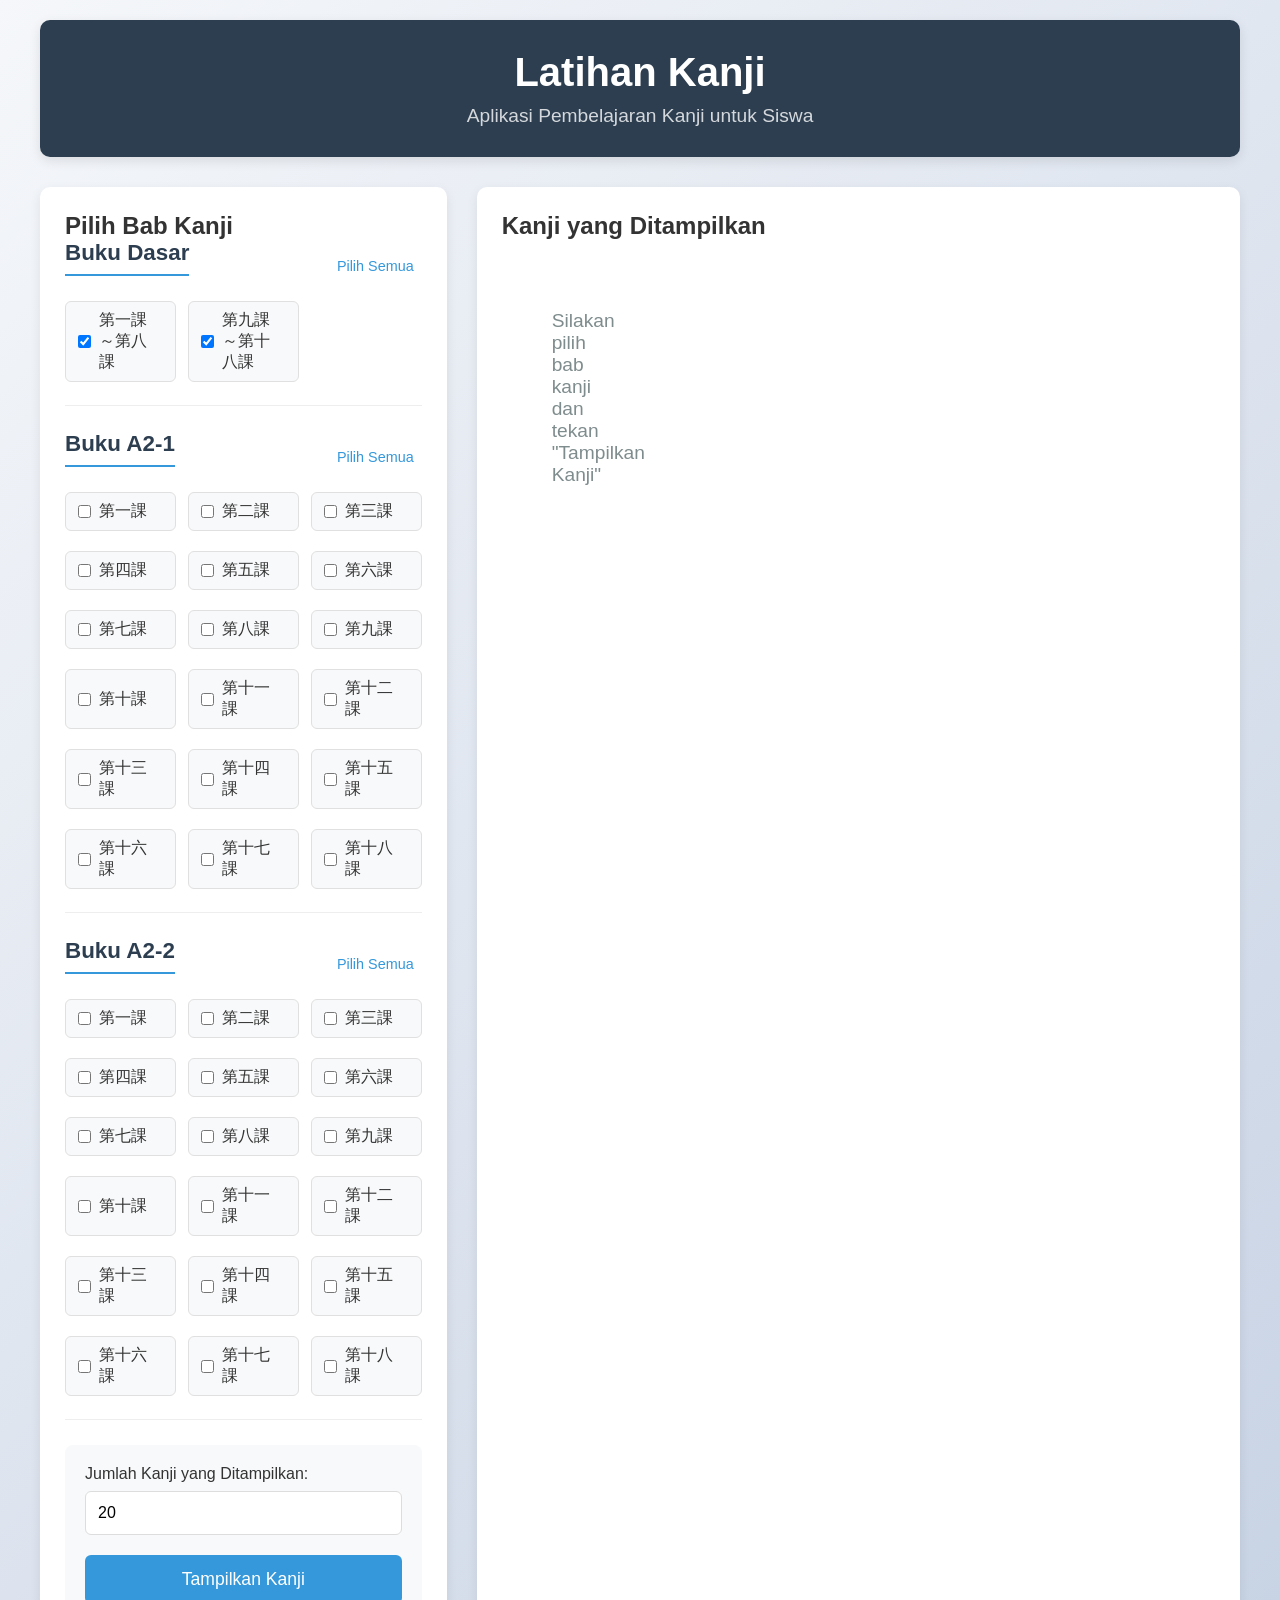
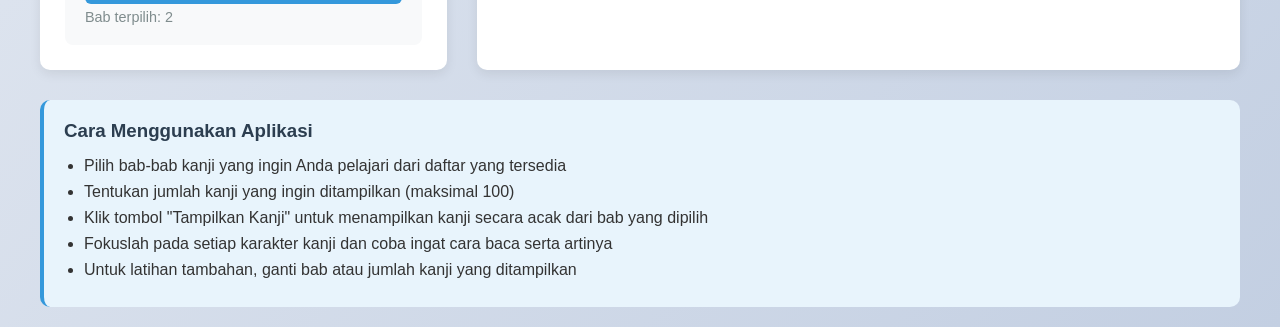
<file: Latihan Kanji Fix.html>
<!DOCTYPE html>
<html lang="id">
<head>
    <meta charset="UTF-8">
    <meta name="viewport" content="width=device-width, initial-scale=1.0">
    <title>Latihan Kanji - Aplikasi Pembelajaran</title>
    <style>
        * {
            margin: 0;
            padding: 0;
            box-sizing: border-box;
            font-family: 'Segoe UI', Tahoma, Geneva, Verdana, sans-serif;
        }
        
        body {
            background: linear-gradient(135deg, #f5f7fa 0%, #c3cfe2 100%);
            min-height: 100vh;
            padding: 20px;
            color: #333;
        }
        
        .container {
            max-width: 1200px;
            margin: 0 auto;
        }
        
        header {
            text-align: center;
            padding: 30px 0;
            background: #2c3e50;
            color: white;
            border-radius: 10px;
            margin-bottom: 30px;
            box-shadow: 0 4px 12px rgba(0, 0, 0, 0.1);
        }
        
        h1 {
            font-size: 2.5rem;
            margin-bottom: 10px;
        }
        
        .subtitle {
            font-size: 1.2rem;
            opacity: 0.8;
        }
        
        .main-content {
            display: flex;
            gap: 30px;
            margin-bottom: 30px;
        }
        
        @media (max-width: 768px) {
            .main-content {
                flex-direction: column;
            }
        }
        
        .control-panel {
            flex: 1;
            background: white;
            border-radius: 10px;
            padding: 25px;
            box-shadow: 0 4px 12px rgba(0, 0, 0, 0.08);
        }
        
        .book-section {
            margin-bottom: 25px;
            padding-bottom: 15px;
            border-bottom: 1px solid #eee;
        }
        
        .book-title {
            font-size: 1.4rem;
            color: #2c3e50;
            margin-bottom: 15px;
            padding-bottom: 8px;
            border-bottom: 2px solid #3498db;
        }
        
        .lesson-grid {
            display: grid;
            grid-template-columns: repeat(auto-fill, minmax(100px, 1fr));
            gap: 12px;
        }
        
        .lesson-checkbox {
            display: flex;
            align-items: center;
            gap: 8px;
            padding: 8px 12px;
            background: #f8f9fa;
            border-radius: 6px;
            cursor: pointer;
            transition: all 0.2s ease;
            border: 1px solid #e0e0e0;
        }
        
        .lesson-checkbox:hover {
            background: #e3f2fd;
            border-color: #bbdefb;
        }
        
        .lesson-checkbox input {
            cursor: pointer;
        }
        
        .controls {
            background: #f8f9fa;
            padding: 20px;
            border-radius: 8px;
            margin-top: 20px;
        }
        
        .form-group {
            margin-bottom: 20px;
        }
        
        label {
            display: block;
            margin-bottom: 8px;
            font-weight: 500;
        }
        
        input[type="number"] {
            width: 100%;
            padding: 12px;
            border: 1px solid #ddd;
            border-radius: 6px;
            font-size: 1rem;
        }
        
        .btn {
            display: inline-block;
            width: 100%;
            padding: 14px;
            background: #3498db;
            color: white;
            border: none;
            border-radius: 6px;
            font-size: 1.1rem;
            cursor: pointer;
            transition: background 0.3s;
        }
        
        .btn:hover {
            background: #2980b9;
        }
        
        .result-area {
            flex: 2;
            background: white;
            border-radius: 10px;
            padding: 25px;
            box-shadow: 0 4px 12px rgba(0, 0, 0, 0.08);
        }
        
        .kanji-grid {
            display: grid;
            grid-template-columns: repeat(auto-fill, minmax(120px, 1fr));
            gap: 20px;
            margin-top: 20px;
        }
        
        .kanji-card {
            aspect-ratio: 1/1;
            display: flex;
            justify-content: center;
            align-items: center;
            background: #f8f9fa;
            border-radius: 8px;
            font-size: 3.5rem;
            font-weight: bold;
            color: #2c3e50;
            box-shadow: 0 3px 6px rgba(0, 0, 0, 0.05);
            transition: all 0.3s ease;
        }
        
        .kanji-card:hover {
            transform: translateY(-5px);
            box-shadow: 0 5px 15px rgba(0, 0, 0, 0.1);
            background: #e3f2fd;
        }
        
        .info-panel {
            text-align: center;
            padding: 20px;
            background: #f8f9fa;
            border-radius: 10px;
            margin-top: 20px;
            font-size: 1.1rem;
        }
        
        .instructions {
            background: #e8f4fc;
            padding: 20px;
            border-radius: 10px;
            margin-top: 30px;
            border-left: 4px solid #3498db;
        }
        
        .instructions h3 {
            margin-bottom: 15px;
            color: #2c3e50;
        }
        
        .instructions ul {
            padding-left: 20px;
        }
        
        .instructions li {
            margin-bottom: 8px;
        }
        
        .counter {
            background: #3498db;
            color: white;
            padding: 5px 12px;
            border-radius: 20px;
            font-size: 0.9rem;
            margin-left: 5px;
        }
        
        .no-kanji {
            text-align: center;
            padding: 50px;
            color: #7f8c8d;
            font-size: 1.2rem;
        }
        
        .selected-count {
            font-size: 0.9rem;
            color: #7f8c8d;
            margin-top: 5px;
        }
        
        .book-info {
            display: flex;
            justify-content: space-between;
            align-items: center;
            margin-bottom: 10px;
        }
        
        .select-all {
            font-size: 0.9rem;
            color: #3498db;
            cursor: pointer;
            padding: 3px 8px;
            border-radius: 4px;
        }
        
        .select-all:hover {
            background: #e3f2fd;
        }
    </style>
</head>
<body>
    <div class="container">
        <header>
            <h1>Latihan Kanji</h1>
            <p class="subtitle">Aplikasi Pembelajaran Kanji untuk Siswa</p>
        </header>
        
        <div class="main-content">
            <div class="control-panel">
                <h2>Pilih Bab Kanji</h2>
                
                <div class="book-section">
                    <div class="book-info">
                        <h3 class="book-title">Buku Dasar</h3>
                        <span class="select-all" onclick="toggleSelectAll('Buku Dasar')">Pilih Semua</span>
                    </div>
                    <div class="lesson-grid" id="book-basic">
                        <!-- Generated by JavaScript -->
                    </div>
                </div>
                
                <div class="book-section">
                    <div class="book-info">
                        <h3 class="book-title">Buku A2-1</h3>
                        <span class="select-all" onclick="toggleSelectAll('Buku A2-1')">Pilih Semua</span>
                    </div>
                    <div class="lesson-grid" id="book-a2-1">
                        <!-- Generated by JavaScript -->
                    </div>
                </div>
                
                <div class="book-section">
                    <div class="book-info">
                        <h3 class="book-title">Buku A2-2</h3>
                        <span class="select-all" onclick="toggleSelectAll('Buku A2-2')">Pilih Semua</span>
                    </div>
                    <div class="lesson-grid" id="book-a2-2">
                        <!-- Generated by JavaScript -->
                    </div>
                </div>
                
                <div class="controls">
                    <div class="form-group">
                        <label for="kanji-count">Jumlah Kanji yang Ditampilkan:</label>
                        <input type="number" id="kanji-count" min="1" max="100" value="20">
                    </div>
                    <button id="show-kanji" class="btn">Tampilkan Kanji</button>
                    <p class="selected-count">Bab terpilih: <span id="selected-lessons-count">0</span></p>
                </div>
            </div>
            
            <div class="result-area">
                <h2>Kanji yang Ditampilkan</h2>
                <div class="kanji-grid" id="kanji-container">
                    <div class="no-kanji">
                        Silakan pilih bab kanji dan tekan "Tampilkan Kanji"
                    </div>
                </div>
            </div>
        </div>
        
        <div class="instructions">
            <h3>Cara Menggunakan Aplikasi</h3>
            <ul>
                <li>Pilih bab-bab kanji yang ingin Anda pelajari dari daftar yang tersedia</li>
                <li>Tentukan jumlah kanji yang ingin ditampilkan (maksimal 100)</li>
                <li>Klik tombol "Tampilkan Kanji" untuk menampilkan kanji secara acak dari bab yang dipilih</li>
                <li>Fokuslah pada setiap karakter kanji dan coba ingat cara baca serta artinya</li>
                <li>Untuk latihan tambahan, ganti bab atau jumlah kanji yang ditampilkan</li>
            </ul>
        </div>
    </div>

    <script>
        // Data kanji per buku per bab
        const kanjiData = {
            "Buku Dasar": {
                "第一課～第八課": ["名前", "国", "私", "父", "母", "子ども", "日本", "水", "食べます", "飲みます", "魚", "肉", "好き", "家", "新しい", "広い", "古い", "上", "下", "中"],
                "第九課～第十八課": ["朝", "昼", "夜", "読みます", "聞きます", "見ます", "本", "友だち", "何", "今日", "今週", "今度", "東", "南", "西", "北", "会社", "来ます", "行きます", "乗ります", "大きい", "小さい", "高い", "低い", "前", "後ろ", "横", "入口", "出口", "～階", "押す", "引く", "安い", "休み", "映画", "日本語", "勉強", "買います", "温泉", "予定", "来週", "会います", "入ります", "旅行"]
            },
            "Buku A2-1": {
                "第一課": ["学生", "学校", "生活", "去年", "先週", "仕事", "元気", "忙しい", "働く", "作る"],
                "第二課": ["人", "犬", "家族", "夕方", "英語", "音楽", "習う", "話す", "出かける"],
                "第三課": ["季節", "春", "夏", "秋", "冬", "花", "同じ", "暑い", "寒い"],
                "第四課": ["天気", "晴れ", "雨", "雪", "風", "今", "昨日", "明日", "毎日", "強い"],
                "第五課": ["町", "店", "食堂", "便利", "不便", "静か", "有名", "多い", "少ない", "遠い"],
                "第六課": ["道", "公園", "銀行", "お寺", "神社", "右", "左", "近く", "車", "送る"],
                "第七課": ["時間", "場所", "駅", "受付", "門", "電車", "待つ", "止まる", "着く", "急ぐ"],
                "第八課": ["お金", "食事", "博物館", "動物園", "試合", "楽しい", "難しい", "登る"],
                "第九課": ["高校", "大学", "練習", "漢字", "無料", "言う", "書く", "貸す", "教える", "説明"],
                "第十課": ["午前", "午後", "教科書", "教室", "先生", "全部", "～回", "参加", "用意"],
                "第十一課": ["飲み物", "お茶", "お酒", "材料", "野菜", "牛肉", "豚肉", "皿", "売る", "持って行く"],
                "第十二課": ["卵", "料理", "お湯", "調理方法", "少し", "味", "甘い", "辛い", "苦手"],
                "第十三課": ["コピー機", "数字", "電気", "音", "机", "都合", "悪い", "動く", "使う", "終わる", "お願いします"],
                "第十四課": ["用事", "氏名", "理由", "連絡先", "別に", "早く", "吸う", "取る", "帰る", "伝える"],
                "第十五課": ["熱", "薬", "病気", "病院", "医者", "住所", "~才", "痛い", "眠い", "寝る", "記入する"],
                "第十六課": ["体", "顔", "目", "耳", "口", "頭", "足", "手", "起きる", "歩く", "走る", "運動する"],
                "第十七課": ["お父さん", "お母さん", "兄", "お兄いさん", "姉", "お姉さん", "弟", "妹", "夫", "妻", "両親"],
                "第十八課": ["男の子", "女の子", "お祝い", "誕生日", "結婚", "時計", "幸せ", "生まれる", "思う", "選ぶ", "合格する"]
            },
            "Buku A2-2": {
                "第一課": ["山", "川", "海", "島", "森", "客", "観光地", "意味", "経験"],
                "第二課": ["写真", "歌", "歌手", "上手", "明るい", "長い", "短い", "着る", "立つ", "泣く"],
                "第三課": ["注文", "会計", "予約", "電話番号", "～様", "ご飯", "牛乳", "生", "禁煙", "自由"],
                "第四課": ["塩", "油", "量", "～方", "～屋", "満足", "切る", "焼く", "入れる"],
                "第五課": ["自然", "交通", "船", "自転車", "旅館", "東京", "計画", "遊ぶ", "調べる", "出発する"],
                "第六課": ["運転", "事故", "故障", "指定席", "週末", "絵", "空", "泳ぐ", "光る", "到着する"],
                "第七課": ["お知らせ", "今月", "水道", "工事", "広場", "場合", "中止", "条件", "～以上", "開く", "生産する"],
                "第八課": ["来年", "会場", "世界", "体験", "国際交流", "禁止", "紙", "始める", "申し込む"],
                "第九課": ["今年", "昨年", "毎年", "文化", "祭り", "正月", "～式", "大人", "米", "特別"],
                "第十課": ["服", "袋", "自分", "店長", "全員", "習慣", "普通", "暗い", "怒る", "入院する"],
                "第十一課": ["色", "赤", "青", "黒", "白", "女性", "男性", "急に", "営業する", "案内する"],
                "第十二課": ["商品", "値段", "価格", "消費税", "性別", "店員", "親切", "重い", "軽い", "変わる"],
                "第十三課": ["市", "料金", "図書館", "道具", "～点", "必要", "借りる", "返す", "開く", "閉まる", "利用する"],
                "第十四課": ["外国", "情報", "相談", "質問", "窓口", "郵便局", "近所", "自動", "洗う", "入力する"],
                "第十五課": ["温度", "危険", "～種類", "消す", "捨てる", "出す", "分ける", "燃える", "決める", "設定する"],
                "第十六課": ["地震", "台風", "外", "声", "危ない", "大切", "心配", "集まる", "進む"],
                "第十七課": ["最近", "授業", "問題", "大変", "困る", "違う", "慣れる", "増える", "笑う", "苦労する"],
                "第十八課": ["希望", "募集", "特に", "住む", "建てる", "続ける", "考える", "役に立つ", "卒業する", "留学する"]
            }
        };

        // Fungsi untuk membuat checkbox pelajaran
        function createLessonCheckboxes() {
            // Buku Dasar
            const bookBasic = document.getElementById('book-basic');
            Object.keys(kanjiData["Buku Dasar"]).forEach(lesson => {
                const checkbox = document.createElement('label');
                checkbox.className = 'lesson-checkbox';
                checkbox.innerHTML = `
                    <input type="checkbox" name="lesson" data-book="Buku Dasar" data-lesson="${lesson}">
                    ${lesson}
                `;
                bookBasic.appendChild(checkbox);
            });

            // Buku A2-1
            const bookA21 = document.getElementById('book-a2-1');
            Object.keys(kanjiData["Buku A2-1"]).forEach(lesson => {
                const checkbox = document.createElement('label');
                checkbox.className = 'lesson-checkbox';
                checkbox.innerHTML = `
                    <input type="checkbox" name="lesson" data-book="Buku A2-1" data-lesson="${lesson}">
                    ${lesson}
                `;
                bookA21.appendChild(checkbox);
            });

            // Buku A2-2
            const bookA22 = document.getElementById('book-a2-2');
            Object.keys(kanjiData["Buku A2-2"]).forEach(lesson => {
                const checkbox = document.createElement('label');
                checkbox.className = 'lesson-checkbox';
                checkbox.innerHTML = `
                    <input type="checkbox" name="lesson" data-book="Buku A2-2" data-lesson="${lesson}">
                    ${lesson}
                `;
                bookA22.appendChild(checkbox);
            });
        }

        // Fungsi untuk mendapatkan kanji dari pelajaran yang dipilih
        function getSelectedKanji() {
            const selectedLessons = [];
            const checkboxes = document.querySelectorAll('input[name="lesson"]:checked');
            
            checkboxes.forEach(checkbox => {
                const book = checkbox.dataset.book;
                const lesson = checkbox.dataset.lesson;
                if (kanjiData[book] && kanjiData[book][lesson]) {
                    selectedLessons.push(...kanjiData[book][lesson]);
                }
            });
            
            // Update selected lessons count
            document.getElementById('selected-lessons-count').textContent = checkboxes.length;
            
            return selectedLessons;
        }

        // Fungsi untuk menampilkan kanji
        function displayKanji() {
            const kanjiContainer = document.getElementById('kanji-container');
            kanjiContainer.innerHTML = '';
            
            const selectedKanji = getSelectedKanji();
            const kanjiCount = parseInt(document.getElementById('kanji-count').value) || 20;
            
            if (selectedKanji.length === 0) {
                kanjiContainer.innerHTML = '<div class="no-kanji">Silakan pilih minimal satu bab kanji</div>';
                return;
            }
            
            // Acak kanji
            const shuffledKanji = [...selectedKanji].sort(() => Math.random() - 0.5);
            const displayKanji = shuffledKanji.slice(0, Math.min(kanjiCount, shuffledKanji.length));
            
            displayKanji.forEach(kanji => {
                const kanjiCard = document.createElement('div');
                kanjiCard.className = 'kanji-card';
                kanjiCard.textContent = kanji;
                kanjiContainer.appendChild(kanjiCard);
            });
        }

        // Fungsi untuk memilih semua bab dalam satu buku
        function toggleSelectAll(bookName) {
            const bookContainer = bookName === 'Buku Dasar' ? 
                document.getElementById('book-basic') : 
                bookName === 'Buku A2-1' ? 
                    document.getElementById('book-a2-1') : 
                    document.getElementById('book-a2-2');
            
            const checkboxes = bookContainer.querySelectorAll('input[type="checkbox"]');
            const anyUnchecked = [...checkboxes].some(checkbox => !checkbox.checked);
            
            checkboxes.forEach(checkbox => {
                checkbox.checked = anyUnchecked;
            });
            
            // Update count
            const selectedCount = document.querySelectorAll('input[name="lesson"]:checked').length;
            document.getElementById('selected-lessons-count').textContent = selectedCount;
        }

        // Event listeners
        document.addEventListener('DOMContentLoaded', () => {
            createLessonCheckboxes();
            
            document.getElementById('show-kanji').addEventListener('click', displayKanji);
            
            // Select some lessons by default for better UX
            document.querySelectorAll('input[name="lesson"]')[0].checked = true;
            document.querySelectorAll('input[name="lesson"]')[1].checked = true;
            document.getElementById('selected-lessons-count').textContent = 2;
        });
    </script>
</body>
</html>
</file>
